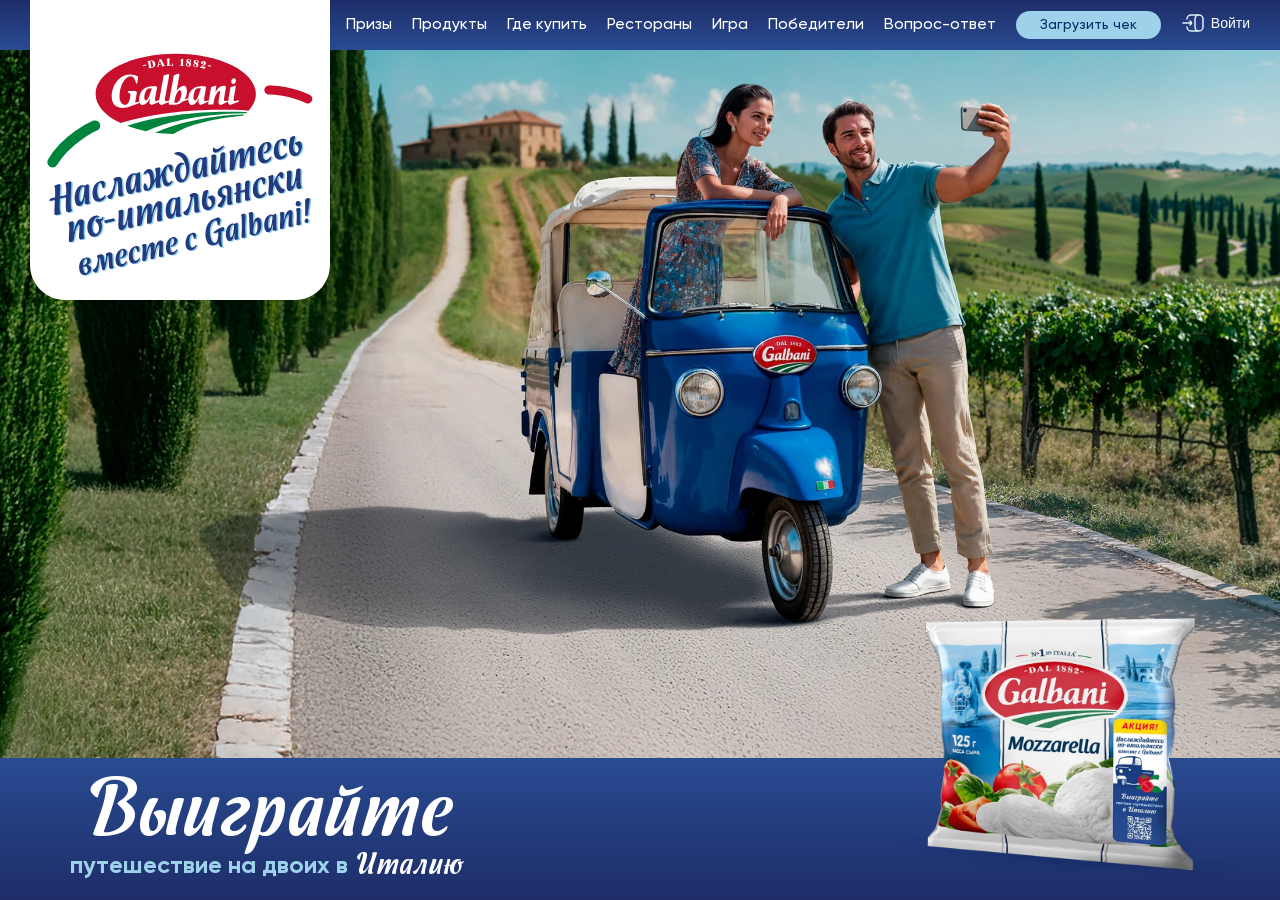
<file: index.html>
<!doctype html>
<html lang="ru">
  <head>
    <meta charset="UTF-8" />
    <meta name="viewport" content="width=device-width, initial-scale=1.0" />
    <meta http-equiv="X-UA-Compatible" content="IE=edge" />
    <meta name="theme-color" content="#1e2d68" />
    <meta name="description" content="Galbani - Выиграйте путешествие на двоих в Италию" />
    <link rel="icon" type="image/x-icon" href="./assets/img/favicon.ico" />
    <link rel="stylesheet" type="text/css" href="./assets/css/dropzone.min.css" />
    <link rel="stylesheet" type="text/css" href="./assets/css/choices.min.css" />
    <link rel="stylesheet" type="text/css" href="./assets/css/swiper-bundle.min.css" />
    <link rel="stylesheet" type="text/css" href="./assets/css/styles.min.css?v=1.1" />
    <title>Galbani - Выиграйте путешествие на двоих в Италию</title>
  </head>
  <body>
    <div class="body">
      <!--PRELOADER-->
      <div class="preloader main-preloader" data-preloader>
        <div class="preloader-center">
          <img src="./assets/img/svg/preloader.svg" alt="Galbani" />
        </div>
      </div>

      <!--HEADER-->
      <header class="header">
        <div class="logo-wrapper">
          <a href="./" class="logo">
            <img src="./assets/img/svg/logo.svg" alt="Galbani" />
          </a>
        </div>

        <nav class="navigation">
          <ul class="menu">
            <li>
              <a href="./#how-to-win" class="menu__link"><span>Как участвовать</span></a>
            </li>
            <li>
              <a href="./#prizes" class="menu__link"><span>Призы</span></a>
            </li>
            <li>
              <a href="./products.html" class="menu__link"><span>Продукты</span></a>
            </li>
            <li>
              <a href="#" class="menu__link"><span>Где купить</span></a>
            </li>
            <li>
              <a class="menu__link" data-popup-open="restoraunts"><span>Рестораны</span></a>
            </li>
            <li>
              <a href="./#game" class="menu__link"><span>Игра</span></a>
            </li>
            <li>
              <a href="./#winners" class="menu__link"><span>Победители</span></a>
            </li>
            <li>
              <a href="./#faq" class="menu__link"><span>Вопрос-ответ</span></a>
            </li>
            <li class="delete-in-tablet">
              <button class="button small light" data-popup-open="cheque"><span>Загрузить чек</span></button>
            </li>
            <li>
              <button class="profile-button" data-popup-open="auth">
                <img src="./assets/img/svg/login.svg" alt="Galbani" />
                <span>Войти</span>
              </button>
              <!-- <a href="./profile.html" class="profile-button">
                <img src="./assets/img/svg/profile.svg" alt="Galbani" />
                <span>Профиль</span>
              </a> -->
            </li>
          </ul>
        </nav>

        <button class="button small light show-in-tablet" data-popup-open="cheque"><span>Загрузить чек</span></button>

        <button class="burger">
          <span>Меню бургер</span>
        </button>
      </header>

      <main class="main">
        <!--SECTION HERO-->
        <section class="section section--hero full">
          <div class="hero-content">
            <div class="container">
              <h1 class="hero-text">
                <strong>Выиграйте</strong><br />
                <span>путешествие на&nbsp;двоих в&nbsp;<b>Италию</b></span>
              </h1>
              <img src="./assets/img/hero/mozzarella.webp" alt="mozzarella" class="hero-image" />
            </div>
          </div>
        </section>

        <!--SECTION HOW TO WIN-->
        <section class="section" id="how-to-win">
          <div class="container">
            <ul class="howToWin">
              <li>
                <div class="howToWin__image">
                  <img src="./assets/img/how-to-win/1.webp" alt="Galbani" />
                </div>
                <h3 class="howToWin__title">Покупайте</h3>
                <p class="howToWin__text">сыры Galbani</p>
              </li>
              <li>
                <div class="howToWin__image">
                  <img src="./assets/img/how-to-win/2.webp" alt="Galbani" />
                </div>
                <h3 class="howToWin__title">Регистрируйте чеки</h3>
                <p class="howToWin__text">на сайте</p>
                <button type="button" class="button" data-popup-open="cheque"><span>Зарегистрировать чек</span></button>
              </li>
              <li>
                <div class="howToWin__image">
                  <img src="./assets/img/how-to-win/3.webp" alt="Galbani" />
                </div>
                <h3 class="howToWin__title">Получайте</h3>
                <p class="howToWin__text">гарантированные подарки</p>
              </li>
              <li>
                <div class="howToWin__image">
                  <img src="./assets/img/how-to-win/4.webp" alt="Galbani" />
                </div>
                <h3 class="howToWin__title">Участвуйте</h3>
                <p class="howToWin__text">в розыгрышах и наслаждайтесь по-итальянски вместе с Galbani</p>
              </li>
            </ul>
          </div>
        </section>

        <!--SECTION ABOUT-->
        <section class="section section--about" id="about">
          <div class="container">
            <div class="about-slider" data-slider data-effect="fade" data-allow-touch-move="false" data-autoplay="15000" data-speed="1000">
              <h2 class="about-title"><span>Главный приз</span></h2>
              <div class="swiper">
                <div class="swiper-wrapper">
                  <div class="swiper-slide">
                    <h3 class="title title--80 ta--l">
                      Гастрономическое путешествие <span>Маршрут привязан к&nbsp;блюдам и&nbsp;регионам.</span>по&nbsp;Италии для двоих!
                    </h3>
                    <p class="subtitle">
                      Проведите 7 дней в&nbsp;атмосфере итальянской dolce vita: откройте для&nbsp;себя Милан, Пьемонт, Венето и&nbsp;волшебную
                      Венецию. В&nbsp;программе — экскурсии с&nbsp;русскоязычным гидом, эксклюзивные мастер‑классы, дегустации в&nbsp;семейных
                      винодельнях и&nbsp;прогулки по&nbsp;живописным местам.
                    </p>
                  </div>
                  <div class="swiper-slide">
                    <h3 class="title title--80 ta--l">Наслаждайтесь <br />по-итальянски вместе&nbsp;с&nbsp;Galbani!</h3>
                    <p class="subtitle">
                      Поездка включает авиабилеты, <br />
                      размещение в&nbsp;отелях, все&nbsp;трансферы <br />
                      по&nbsp;маршруту и&nbsp;медицинскую страховку
                    </p>
                  </div>
                </div>
              </div>
            </div>
            <div class="calendar">
              <img src="./assets/img/about/calendar.webp" alt="calendar" />
              <p>В расписании мы предусмотрим <br />специальные счастливые моменты с Galbani!</p>
            </div>
          </div>
        </section>

        <div class="sticky-background-wrapper">
          <div data-sticky-background class="sticky-background"></div>

          <!--SECTION PRIZES-->
          <section class="section section--prizes first-in-scroll-area" id="prizes">
            <div class="container">
              <h2 class="title title--80 white">Еженедельные призы</h2>
              <div class="prizes" data-slider data-slides-per-view="3,2,1" data-space-between="10,10,10">
                <div class="swiper">
                  <div class="swiper-wrapper">
                    <!--1-->
                    <div class="swiper-slide">
                      <div class="prize">
                        <div class="prize__image">
                          <img src="./assets/img/prizes/hoff.webp" alt="Galbani" width="300" />
                        </div>
                        <p class="prize__text">Сертификат Hoff <br />3&nbsp;500&nbsp;₽</p>
                      </div>
                    </div>
                    <!--2-->
                    <div class="swiper-slide">
                      <div class="prize">
                        <div class="prize__image">
                          <img src="./assets/img/prizes/mvideo.webp" alt="Galbani" width="300" />
                        </div>
                        <p class="prize__text">Сертификат М.видео <br />3&nbsp;500&nbsp;₽</p>
                      </div>
                    </div>
                    <!--3-->
                    <div class="swiper-slide">
                      <div class="prize">
                        <div class="prize__image">
                          <img src="./assets/img/prizes/okko.webp" alt="Galbani" width="300" />
                        </div>
                        <p class="prize__text">Сертификат на&nbsp;онлайн <br />кинотеатр 2&nbsp;000&nbsp;₽</p>
                      </div>
                    </div>
                    <!--4-->
                    <div class="swiper-slide">
                      <div class="prize">
                        <div class="prize__image">
                          <img src="./assets/img/prizes/shopper-bag.webp" alt="Galbani" width="300" />
                        </div>
                        <p class="prize__text">Летняя сумка-шоппер</p>
                      </div>
                    </div>
                    <!--5-->
                    <div class="swiper-slide">
                      <div class="prize">
                        <div class="prize__image">
                          <img src="./assets/img/prizes/plates.webp" alt="Galbani" width="300" />
                        </div>
                        <p class="prize__text">Набор брендированных <br />тарелок</p>
                      </div>
                    </div>
                    <!--6-->
                    <div class="swiper-slide">
                      <div class="prize">
                        <div class="prize__image">
                          <img src="./assets/img/prizes/fartuh.webp" alt="Galbani" width="300" />
                        </div>
                        <p class="prize__text">Брендированный фартук</p>
                      </div>
                    </div>
                    <!--7-->
                    <div class="swiper-slide">
                      <div class="prize">
                        <div class="prize__image">
                          <img src="./assets/img/prizes/pled.webp" alt="Galbani" width="300" />
                        </div>
                        <p class="prize__text">Плед для&nbsp;пикника</p>
                      </div>
                    </div>
                  </div>
                  <button class="arrow" data-arrow-prev></button>
                  <button class="arrow" data-arrow-next></button>
                </div>
              </div>
            </div>
          </section>

          <!--SECTION PRIZES-->
          <section class="section section--prizes" id="prizes-garanty">
            <div class="container">
              <h2 class="title title--80 white">Гарантированные призы</h2>
              <div class="prizes prizes--mini" data-slider data-slides-per-view="2,2,1" data-space-between="10,10,10">
                <div class="swiper">
                  <div class="swiper-wrapper">
                    <!--1-->
                    <div class="swiper-slide">
                      <div class="prize">
                        <div class="prize__image">
                          <img src="./assets/img/prizes/phone.webp" alt="Galbani" width="300" />
                        </div>
                        <p class="prize__text">100&nbsp;₽ на&nbsp;телефон</p>
                      </div>
                    </div>
                    <!--2-->
                    <div class="swiper-slide">
                      <div class="prize">
                        <div class="prize__image">
                          <img src="./assets/img/prizes/yandex-afisha.webp" alt="Galbani" width="300" />
                        </div>
                        <p class="prize__text">Сертификат Яндекс Афиша <br />на&nbsp;100&nbsp;₽</p>
                      </div>
                    </div>
                    <!--3-->
                    <!-- <div class="swiper-slide">
                      <div class="prize">
                        <div class="prize__image">
                          <img src="./assets/img/prizes/yandex-market.webp" alt="Galbani" width="300" />
                        </div>
                        <p class="prize__text">Сертфиикат Яндекс Маркет <br />на&nbsp;100&nbsp;₽</p>
                      </div>
                    </div> -->
                  </div>
                  <button class="arrow" data-arrow-prev></button>
                  <button class="arrow" data-arrow-next></button>
                </div>
              </div>
              <p class="subtitle">Можно выбрать любые и&nbsp;получить до&nbsp;5&nbsp;гарантированных призов</p>
              <button type="button" class="button big" data-popup-open="cheque"><span>Зарегистрировать чек</span></button>
            </div>
          </section>

          <!--SECTION GAME-->
          <section class="section section--game" id="game">
            <video class="sea" src="./assets/video/sea.mp4" autoplay loop muted playsinline></video>

            <div class="container">
              <h2 class="title title--80 ta--l">Интерактивный пазл</h2>
              <p class="subtitle">Поможет научиться наслаждаться по-итальянски вместе со&nbsp;всей Италией!</p>
              <img src="./assets/img/game/italy-full.webp" alt="Galbani" class="italy-full-image" width="565" />
              <div class="game-prize-info">
                <img src="./assets/img/game/plate.webp" alt="Galbani" width="150" />
                <div class="info">
                  <p>выиграйте специальный приз — брендированную разделочную доску</p>
                  <a href="./game.html" class="button big light"><span>Сыграть в игру</span></a>
                </div>
              </div>
            </div>
          </section>

          <!--SECTION WINNERS-->
          <section class="section" id="winners">
            <div class="container">
              <h2 class="title title--80 blue">Победители</h2>
              <div class="winners">
                <!--filters-->
                <div class="winners-filters">
                  <script>
                    const onSearchFormSubmit = e => {
                      e.preventDefault();
                      alert('Поиск по телефону');
                      e.target.reset();
                    };
                  </script>

                  <form action="#">
                    <select data-select name="weeks">
                      <option value="all">Все розыгрыши</option>
                      <option value="16.05.2026 - 23.06.2026">16.05.2026 - 23.06.2026</option>
                      <option value="16.05.2026 - 23.06.2026">17.05.2026 - 24.06.2026</option>
                      <option value="16.05.2026 - 23.06.2026">19.05.2026 - 26.06.2026</option>
                    </select>
                  </form>

                  <form action="#" class="form" novalidate onsubmit="onSearchFormSubmit(event)">
                    <label class="label">
                      <input type="tel" name="search" class="input" placeholder="Поиск по телефону" required />
                    </label>
                    <button type="submit" class="search-submit">Поиск</button>
                  </form>
                </div>

                <!--table-->
                <table class="table">
                  <thead>
                    <tr>
                      <th>Дата<span> розыгрыша</span></th>
                      <th>Имя<span> участника</span></th>
                      <th>Email</th>
                      <th><span>Наименование</span> приз<span>а</span></th>
                    </tr>
                  </thead>
                  <tbody>
                    <tr>
                      <td>26.09.2025</td>
                      <td>Маргарита</td>
                      <td>a***12@mail.ru</td>
                      <td>Сертификат Левел Тревел на 10&nbsp;000 рублей</td>
                    </tr>
                    <tr>
                      <td>26.09.2025</td>
                      <td>Аркадий</td>
                      <td>a***12@mail.ru</td>
                      <td>Набор кухонных принадлежностей для&nbsp;гриля</td>
                    </tr>
                    <tr>
                      <td>26.09.2025</td>
                      <td>Пантелеймон</td>
                      <td>a***12@mail.ru</td>
                      <td>ХХХХХХХХХ</td>
                    </tr>
                    <tr>
                      <td>26.09.2025</td>
                      <td>Иван</td>
                      <td>a***12@mail.ru</td>
                      <td>ХХХХХХХХХ</td>
                    </tr>
                    <tr>
                      <td>26.09.2025</td>
                      <td>Иван</td>
                      <td>a***12@mail.ru</td>
                      <td>ХХХХХХХХХ</td>
                    </tr>
                    <tr>
                      <td>26.09.2025</td>
                      <td>Иван</td>
                      <td>a***12@mail.ru</td>
                      <td>ХХХХХХХХХ</td>
                    </tr>
                    <tr>
                      <td>26.09.2025</td>
                      <td>Иван</td>
                      <td>a***12@mail.ru</td>
                      <td>ХХХХХХХХХ</td>
                    </tr>
                    <tr>
                      <td>26.09.2025</td>
                      <td>Иван</td>
                      <td>a***12@mail.ru</td>
                      <td>ХХХХХХХХХ</td>
                    </tr>
                  </tbody>
                </table>

                <!--pagination-->
                <ul class="pagination">
                  <li>
                    <button href="#" class="pagination-btn prev" disabled>
                      <img src="./assets/img/svg/prev.svg" alt="" />
                    </button>
                  </li>
                  <li><a href="#" class="pagination-btn active">1</a></li>
                  <li><a href="#" class="pagination-btn">2</a></li>
                  <li><a href="#" class="pagination-btn">3</a></li>
                  <li><a href="#" class="pagination-btn">4</a></li>
                  <li><a href="#" class="pagination-btn">5</a></li>
                  <li><a href="#" class="pagination-btn">6</a></li>
                  <li>
                    <button class="pagination-btn next">
                      <img src="./assets/img/svg/next.svg" alt="" />
                    </button>
                  </li>
                </ul>
              </div>
            </div>
          </section>

          <!--SECTION FAQ-->
          <section class="section section--faq" id="faq">
            <div class="container">
              <h2 class="title title--80 white">Вопрос-ответ</h2>

              <div class="faq">
                <div class="faq__list">
                  <div data-accordeon>
                    <div class="question" data-accordeon-header><p>В каких городах проводится акция?</p></div>
                    <div data-accordeon-body>
                      <div class="answer">
                        <p>
                          Ознакомиться со&nbsp;списком товаров, покупка которых учитывается в&nbsp;акции, можно <br />на странице
                          <a href="./products.html">"Продукты, участвующие в&nbsp;акции"</a>.
                        </p>
                      </div>
                    </div>
                  </div>
                  <div data-accordeon>
                    <div class="question" data-accordeon-header><p>Как определяются победители розыгрышей?</p></div>
                    <div data-accordeon-body>
                      <div class="answer">
                        <p>
                          Lorem, ipsum dolor sit amet consectetur adipisicing elit. Laudantium cumque odit facilis aliquid culpa delectus tempora
                          praesentium unde maiores corporis animi placeat quos obcaecati officiis, architecto quasi omnis tempore est.
                        </p>
                        <p>
                          Lorem, ipsum dolor sit amet consectetur adipisicing elit. Laudantium cumque odit facilis aliquid culpa delectus tempora
                          praesentium unde maiores corporis animi placeat quos obcaecati officiis, architecto quasi omnis tempore est.
                        </p>
                        <p>
                          Lorem, ipsum dolor sit amet consectetur adipisicing elit. Laudantium cumque odit facilis aliquid culpa delectus tempora
                          praesentium unde maiores corporis animi placeat quos obcaecati officiis, architecto quasi omnis tempore est.
                        </p>
                        <ul>
                          <li><p>Lorem, ipsum dolor sit amet consectetur</p></li>
                          <li>
                            <p>
                              Ipsum dolor sit amet consectetur Lorem, ipsum dolor sit amet consectetur adipisicing elit. Laudantium cumque odit
                              facilis aliquid culpa delectus tempora praesentium unde maiores corporis animi placeat quos obcaecati officiis
                            </p>
                          </li>
                          <li><p>Amet consectetur</p></li>
                        </ul>
                        <p>
                          Lorem, ipsum dolor sit amet consectetur adipisicing elit. Laudantium cumque odit facilis aliquid culpa delectus tempora
                          praesentium unde maiores corporis animi placeat quos obcaecati officiis, architecto quasi omnis tempore est.
                        </p>
                        <h2>Some title</h2>
                        <p>Lorem, ipsum dolor sit amet consectetur tempore est.</p>
                        <p>
                          Lorem, ipsum dolor sit amet consectetur adipisicing elit. Laudantium cumque odit facilis aliquid culpa delectus tempora
                          praesentium unde maiores corporis animi placeat quos obcaecati officiis, architecto quasi omnis tempore est.
                        </p>
                      </div>
                    </div>
                  </div>
                  <div data-accordeon>
                    <div class="question" data-accordeon-header><p>Какие сроки проведения акции?</p></div>
                    <div data-accordeon-body>
                      <div class="answer">
                        <p>????????</p>
                      </div>
                    </div>
                  </div>
                  <div data-accordeon>
                    <div class="question" data-accordeon-header><p>Какие призы я могу выиграть?</p></div>
                    <div data-accordeon-body>
                      <div class="answer">
                        <p>????????</p>
                      </div>
                    </div>
                  </div>
                  <div data-accordeon>
                    <div class="question" data-accordeon-header><p>За что можно получить приз?</p></div>
                    <div data-accordeon-body>
                      <div class="answer">
                        <p>????????</p>
                      </div>
                    </div>
                  </div>
                  <div data-accordeon>
                    <div class="question" data-accordeon-header><p>Как я смогу получить призы?</p></div>
                    <div data-accordeon-body>
                      <div class="answer">
                        <p>????????</p>
                      </div>
                    </div>
                  </div>
                  <div data-accordeon>
                    <div class="question" data-accordeon-header><p>Где я смогу получить призы?</p></div>
                    <div data-accordeon-body>
                      <div class="answer">
                        <p>????????</p>
                      </div>
                    </div>
                  </div>
                </div>

                <div class="faq__sidebar">
                  <h2 class="title title--32 white">Остались вопросы?</h2>
                  <p>Напишите нам через форму обратной связи</p>
                  <script>
                    function onFaqFormSubmit(e) {
                      e.preventDefault();
                      alert('Отправка формы FAQ');
                    }
                  </script>
                  <form action="#" class="form form--callback" novalidate onsubmit="onFaqFormSubmit(event)">
                    <label class="label">
                      <input type="text" name="name" class="input" required placeholder="&nbsp;" />
                      <p class="placeholder">Имя</p>
                    </label>
                    <label class="label">
                      <input type="email" name="email" class="input" required placeholder="&nbsp;" />
                      <p class="placeholder">Email</p>
                    </label>
                    <label class="label">
                      <textarea name="message" class="input textarea" required placeholder="Текст сообщения"></textarea>
                      <!-- <p class="placeholder">Текст сообщения</p> -->
                    </label>

                    <fieldset>
                      <label class="label">
                        <input type="checkbox" name="confirmation" class="checkbox" required />
                        <p class="label__text">
                          <span>Я соглашаюсь с&nbsp;<a href="#">Политикой&nbsp;конфиденциальности</a></span>
                        </p>
                      </label>
                      <label class="label">
                        <input class="checkbox" required type="checkbox" name="confirmation2" />
                        <p class="label__text">
                          <span>Я соглашаюсь с <a href="#">Политикой в&nbsp;отношении обработки персональных данных</a></span>
                        </p>
                      </label>
                    </fieldset>

                    <button type="submit" class="button red full"><span>Задать вопрос</span></button>
                  </form>
                </div>
              </div>
            </div>
          </section>
        </div>
      </main>

      <!--FOOTER-->
      <footer class="footer">
        <div class="container">
          <p class="copy">&copy; 2026 Galbani</p>

          <menu class="footer-menu">
            <li><a href="#">Правила акции</a></li>
            <li><a href="#">Политика конфиденциальности</a></li>
            <li><a href="#" data-popup-open="callback">Обратная связь</a></li>
          </menu>

          <p class="footer-text">
            Сроки проведения акции с&nbsp;10&nbsp;августа&nbsp;по&nbsp;10&nbsp;октября&nbsp;2026г. <br />
            <span>*не включая срок выдачи призов</span>
          </p>
        </div>
      </footer>
    </div>

    <!--POPUPS-->
    <div class="backdrop" data-backdrop>
      <div class="popup" data-popup>
        <!--AUTH POPUP-->
        <div class="popup-content dark" id="auth">
          <button class="popup-close" data-popup-close></button>
          <h2 class="title title--40 white">Вход</h2>
          <script>
            function onLoginSubmit(e) {
              e.preventDefault();
              window.location.href = './profile.html';
            }
          </script>
          <form action="#" class="form form--callback" novalidate onsubmit="onLoginSubmit(event)">
            <label class="label">
              <span class="label__text">Телефон</span>
              <input type="tel" name="phone" class="input" required placeholder="+7 ___ ___-__-__" />
            </label>
            <fieldset>
              <label class="label">
                <input type="checkbox" name="remember-me" class="checkbox" />
                <p class="label__text">
                  <span>Запомнить меня</span>
                </p>
              </label>
            </fieldset>
            <button type="submit" class="button red full"><span>Войти</span></button>
          </form>

          <div class="buttons">
            <p class="popup-subtitle white">Еще не зарегистрированы?</p>
            <a class="popup-link white" data-popup-open="registration">Зарегистрироваться</a>
          </div>
        </div>

        <!--REGISTRATION POPUP-->
        <div class="popup-content dark" id="registration">
          <button class="popup-close" data-popup-close></button>
          <h2 class="title title--40 white">Регистрация</h2>
          <script>
            function onLoginSubmit(e) {
              e.preventDefault();
              window.location.href = './profile.html';
            }
          </script>
          <form action="#" class="form form--callback" novalidate onsubmit="onLoginSubmit(event)">
            <label class="label">
              <span class="label__text">Имя</span>
              <input type="text" name="name" class="input" required placeholder="&nbsp;" />
            </label>
            <label class="label">
              <span class="label__text">E-mail</span>
              <input type="email" name="email" class="input" required placeholder="&nbsp;" />
            </label>
            <label class="label">
              <span class="label__text">Телефон</span>
              <input type="tel" name="phone" class="input" required placeholder="+7 ___ ___-__-__" />
            </label>
            <p class="popup-subtitle white ta--l small">
              На твой номер телефона поступит звонок с&nbsp;голосовым сообщением кода для&nbsp;подтверждения регистрации.
            </p>
            <fieldset>
              <label class="label">
                <input type="checkbox" name="confirmation" class="checkbox" required />
                <p class="label__text">
                  <span>Я соглашаюсь с&nbsp;<a href="#">Политикой&nbsp;конфиденциальности</a></span>
                </p>
              </label>
              <label class="label">
                <input class="checkbox" required type="checkbox" name="confirmation2" />
                <p class="label__text">
                  <span>Я соглашаюсь с <a href="#">Политикой в&nbsp;отношении обработки персональных данных</a></span>
                </p>
              </label>
            </fieldset>
            <button type="submit" class="button red full"><span>Зарегистрироваться</span></button>
          </form>

          <div class="buttons">
            <p class="popup-subtitle white full">Уже есть аккаунт?</p>
            <a class="popup-link white" data-popup-open="auth">Авторизоваться</a>
          </div>
        </div>

        <!--CHEQUE POPUP-->
        <div class="popup-content" id="cheque">
          <button class="popup-close" data-popup-close></button>
          <h2 class="title title--40 red">Регистрация чека</h2>
          <div class="buttons">
            <button type="button" class="button normal full" data-popup-open="cheque-by-camera"><span>С помощью камеры</span></button>
            <button type="button" class="button normal full" data-popup-open="cheque-instruction"><span>Загрузить фотографию</span></button>
            <button type="button" class="button normal full" data-popup-open="cheque-by-self"><span>Ввести вручную</span></button>
          </div>
        </div>

        <!--CHEQUE BY CAMERA POPUP-->
        <div class="popup-content" id="cheque-by-camera">
          <button class="popup-close" data-popup-close></button>
          <h2 class="title title--40 red">Регистрация чека</h2>
          <p class="popup-subtitle">Наведи камеру на&nbsp;QR-код, и&nbsp;он будет <br />автоматически отсканирован</p>

          <div class="scanner">
            <span class="scanner__error">Текст ошибки, если камера не&nbsp;поддерживается или не&nbsp;доступна на&nbsp;этом устройстве</span>
          </div>

          <select data-select name="cameras">
            <option value="Camera 013552">Camera 013552</option>
            <option value="Camera 013553">Camera 013553</option>
          </select>

          <div class="buttons">
            <button type="button" class="button normal full" data-popup-open="cheque-by-self"><span>Ввести данные чека вручную</span></button>
            <a class="popup-link" data-popup-open="cheque-by-photo">Загрузить фотографию чека</a>
          </div>
        </div>

        <!--CHEQUE DOWNLOAD INSRTUCTION POPUP-->
        <div class="popup-content" id="cheque-instruction">
          <button class="popup-close" data-popup-close></button>
          <h2 class="title title--40 red">Регистрация чека</h2>
          <ul class="register-check-list">
            <li>
              <img src="./assets/img/cheque-info1.webp" alt="President" />
              <span>Нажмите «Загрузить»</span>
            </li>
            <li>
              <img src="./assets/img/cheque-info2.webp" alt="President" />
              <span>Выберите фото чека</span>
            </li>
            <li>
              <img src="./assets/img/cheque-info3.webp" alt="President" />
              <span>Фото чека должно быть:</span>
              <ul>
                <li><span>чётким</span></li>
                <li><span>с полным списком продуктов</span></li>
                <li><span>на фото должен быть QR код</span></li>
              </ul>
            </li>
            <li>
              <img src="./assets/img/cheque-info4.webp" alt="President" />
              <span>Если фото окажется плохого качества, чек принят не будет</span>
            </li>
          </ul>

          <div class="example">
            <img src="./assets/img/cheque.webp" alt="President" />
            <span>Пример чека</span>
          </div>

          <div class="buttons">
            <button type="button " class="button normal full" data-popup-open="cheque-by-photo">
              <span>Загрузить</span>
            </button>
          </div>
        </div>

        <!--CHEQUE DOWNLOAD BY PHOTO POPUP-->
        <div class="popup-content" id="cheque-by-photo">
          <button class="popup-close" data-popup-close></button>
          <h2 class="title title--40 red">Регистрация чека</h2>

          <form action="#" class="dropzone" data-dropzone></form>
          <script>
            function onChequeLoadFormSubmit(e) {
              e.preventDefault();
              window.popup.open('cheque-success');
            }
          </script>
          <button type="button" class="button normal full" onClick="onChequeLoadFormSubmit(event)">
            <span>Загрузить</span>
          </button>

          <div class="buttons">
            <p class="popup-subtitle">Нет возможности сфотографировать&nbsp;чек?</p>
            <a class="popup-link" data-popup-open="cheque-by-self">Введи данные чека вручную</a>
          </div>
        </div>

        <!--CHEQUE DOWNLOAD BY SELF POPUP-->
        <div class="popup-content dark" id="cheque-by-self">
          <button class="popup-close" data-popup-close></button>
          <h2 class="title title--40 white">Ввод данных чека</h2>
          <p class="popup-subtitle white">Внимательно введи <br />данные чека в&nbsp;поля ниже</p>
          <script>
            function onChequeFormSubmit(e) {
              e.preventDefault();
              window.popup.open('cheque-success');
            }
          </script>
          <form action="#" class="form" novalidate onsubmit="onChequeFormSubmit(event)">
            <label class="label">
              <span class="label__text">ФН</span>
              <input type="text" name="fn" class="input" placeholder="ФН" required />
            </label>
            <label class="label">
              <span class="label__text">ФД</span>
              <input type="text" name="fd" class="input" placeholder="ФД" required />
            </label>
            <label class="label">
              <span class="label__text">ФП</span>
              <input type="text" name="fp" class="input" placeholder="ФП" required />
            </label>
            <label class="label">
              <span class="label__text">Дата покупки</span>
              <input type="date" name="buy-date" class="input" required />
            </label>
            <label class="label">
              <span class="label__text">Время покупки</span>
              <input type="time" name="buy-time" class="input" required />
            </label>
            <label class="label">
              <span class="label__text">Сумма покупки</span>
              <input type="text" name="amount" inputmode="decimal" class="input" placeholder="0.00" required />
            </label>
            <div class="buttons">
              <button type="submit" class="button red full"><span>Отправить</span></button>
              <p class="popup-link white" data-popup-open="cheque-by-photo">Попробовать снова загрузить фото</p>
            </div>
          </form>
        </div>

        <!--CHEQUE DOWNLOAD SUCCESS POPUP-->
        <div class="popup-content" id="cheque-success">
          <button class="popup-close" data-popup-close></button>
          <h2 class="title title--40 red">Чек зарегистрирован</h2>
          <p class="popup-subtitle">Чек на&nbsp;проверке. <br />Следи за&nbsp;его статусом <br />в&nbsp;своём личном кабинете.</p>
          <button type="button" class="button normal full" data-popup-open="cheque"><span>Загрузить еще</span></button>
        </div>

        <!--CALLBACK POPUP-->
        <div class="popup-content dark" id="callback">
          <button class="popup-close" data-popup-close></button>
          <h2 class="title title--40 white">Остались вопросы?</h2>
          <p class="popup-subtitle white">Напишите нам через <br />форму обратной связи</p>
          <script>
            function onFaqFormSubmit(e) {
              e.preventDefault();
              window.popup.open('callback-success');
            }
          </script>
          <form action="#" class="form form--callback" novalidate onsubmit="onFaqFormSubmit(event)">
            <label class="label">
              <input type="text" name="name" class="input" required placeholder="&nbsp;" />
              <p class="placeholder">Имя</p>
            </label>
            <label class="label">
              <input type="email" name="email" class="input" required placeholder="&nbsp;" />
              <p class="placeholder">Email</p>
            </label>
            <label class="label">
              <textarea name="message" class="input textarea" required placeholder="Текст сообщения"></textarea>
              <!-- <p class="placeholder">Текст сообщения</p> -->
            </label>

            <fieldset>
              <label class="label">
                <input type="checkbox" name="confirmation" class="checkbox" required />
                <p class="label__text">
                  <span>Я соглашаюсь с&nbsp;<a href="#">Политикой&nbsp;конфиденциальности</a></span>
                </p>
              </label>
              <label class="label">
                <input class="checkbox" required type="checkbox" name="confirmation2" />
                <p class="label__text">
                  <span>Я соглашаюсь с <a href="#">Политикой в&nbsp;отношении обработки персональных данных</a></span>
                </p>
              </label>
            </fieldset>

            <button type="submit" class="button red full"><span>Задать вопрос</span></button>
          </form>
        </div>

        <!--CALLBACK-SUCCESS POPUP-->
        <div class="popup-content" id="callback-success">
          <button class="popup-close" data-popup-close></button>
          <h2 class="title title--40 red">Заявка отправлена</h2>
          <p class="popup-subtitle">Наш менеджер свяжется <br />с вами в ближайшее время</p>
          <br />
          <button type="button" class="button normal full" data-popup-close><span>Закрыть</span></button>
        </div>

        <!--RESTORAUNTS POPUP-->
        <div class="popup-content" id="restoraunts">
          <button class="popup-close" data-popup-close></button>
          <h2 class="title title--40 red">Рестораны</h2>
          <a href="./Bocconcino" type="button" class="button normal full"><span>Ресторан Bocconcino</span></a>
          <a href="./Mushrooms" type="button" class="button normal full"><span>Ресторан Mushrooms</span></a>
        </div>
      </div>
    </div>

    <script src="./assets/js/plugins/dropzone.min.js"></script>
    <script src="./assets/js/plugins/iMask.js"></script>
    <script src="./assets/js/plugins/choices.min.js"></script>
    <script src="./assets/js/plugins/swiper-bundle.min.js"></script>
    <script src="./assets/js/scripts.js" type="module" defer></script>
  </body>
</html>
</file>
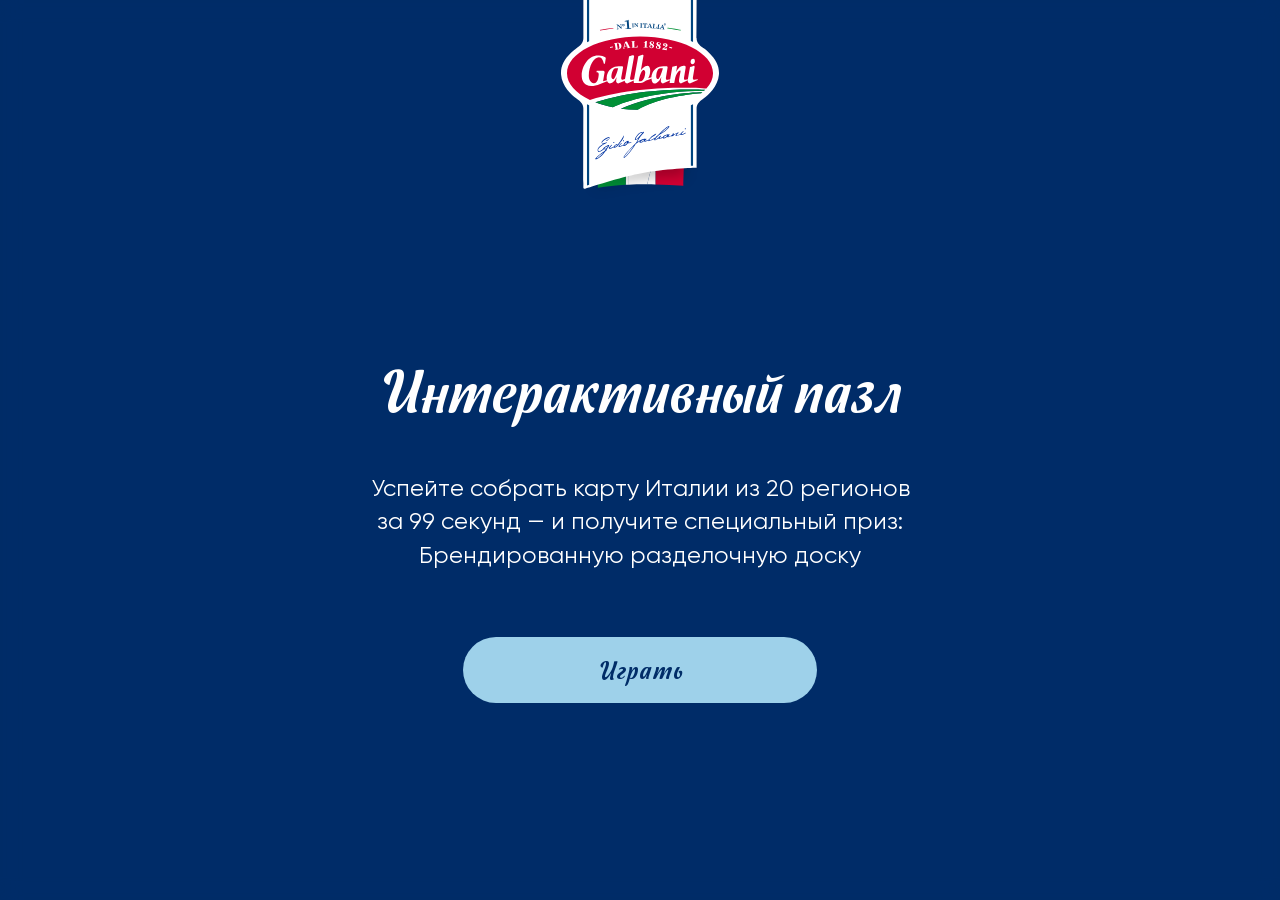
<file: game.html>
<!doctype html>
<html lang="ru">
  <head>
    <meta charset="UTF-8" />
    <meta name="viewport" content="width=device-width, initial-scale=1.0" />
    <meta http-equiv="X-UA-Compatible" content="IE=edge" />
    <meta name="theme-color" content="#1e2d68" />
    <meta name="description" content="Galbani - Интерактивный пазл" />
    <link rel="icon" type="image/x-icon" href="./assets/img/favicon.ico" />
    <link rel="stylesheet" type="text/css" href="./assets/css/styles.min.css?v=1.1" />
    <title>Galbani - Интерактивный пазл</title>
  </head>
  <body>
    <!--PRELOADER-->
    <div class="preloader" data-preloader>
      <div class="preloader-center">
        <img src="./assets/img/svg/preloader.svg" alt="Galbani" />
      </div>
    </div>

    <div class="body locked">
      <main class="main">
        <section class="section section--game no-padding">
          <video class="sea" src="./assets/video/sea.mp4" autoplay loop muted playsinline></video>

          <button type="button" class="go-back" data-popup-open="go-back"><span>Назад</span></button>
          <div class="game-timer"><span>99</span></div>
          <p class="game-bottom-text">Выбери регион, узнай рецепт</p>

          <div class="game-wrapper"></div>
        </section>
      </main>
    </div>

    <!--POPUPS-->
    <div class="backdrop backdrop--game" data-backdrop>
      <div class="popup popup--game" data-popup>
        <!--GAME INTRO POPUP-->
        <div class="popup-content popup-game" id="game-intro">
          <div class="popup-game-logo">
            <img src="./assets/img/svg/logo.svg" alt="Galbani" />
          </div>
          <div class="popup-game-text">
            <h2 class="title title--80 white">Интерактивный пазл</h2>
            <p class="subtitle">
              Успейте собрать карту Италии из&nbsp;20 регионов за&nbsp;99 секунд — и&nbsp;получите специальный приз: Брендированную разделочную доску
            </p>
            <button type="button" class="button big light" data-popup-close data-game-open><span>Играть</span></button>
          </div>
        </div>

        <!--GAME WIN POPUP-->
        <div class="popup-content popup-game" id="game-win">
          <div class="popup-game-logo">
            <img src="./assets/img/svg/logo.svg" alt="Galbani" />
          </div>
          <div class="popup-game-text">
            <h2 class="title title--80 white">Поздравляем с&nbsp;победой!</h2>
            <p class="subtitle">
              Вы собрали все 20&nbsp;регионов Италии за&nbsp;99 секунд и&nbsp;выиграли брендированную разделочную доску. <b>Buon appetito!</b>
            </p>
            <button type="button" class="button big light" data-popup-close><span>Закрыть</span></button>
          </div>
        </div>

        <!--GO BACK POPUP-->
        <div class="popup-content popup-game" id="go-back">
          <div class="popup-game-text">
            <h2 class="title title--80 white">Вы уверены, что хотите <br />закончить игру?</h2>
            <div class="buttons">
              <a href="./#game" class="button big glass"><span>Закончить</span></a>
              <button type="button" class="button big light" data-popup-close><span>Продолжить</span></button>
            </div>
          </div>
        </div>

        <!--RECIPE POPUP-->
        <div class="popup-content recipe" id="recipe">
          <button class="popup-close" data-popup-close></button>
          <div class="recipe-content" data-recipe-content></div>
        </div>
      </div>
    </div>

    <script src="./assets/js/scripts.js" type="module" defer></script>
    <script>
      document.addEventListener('DOMContentLoaded', () => {
        window.popup.open('game-intro');
      });
    </script>
  </body>
</html>
</file>
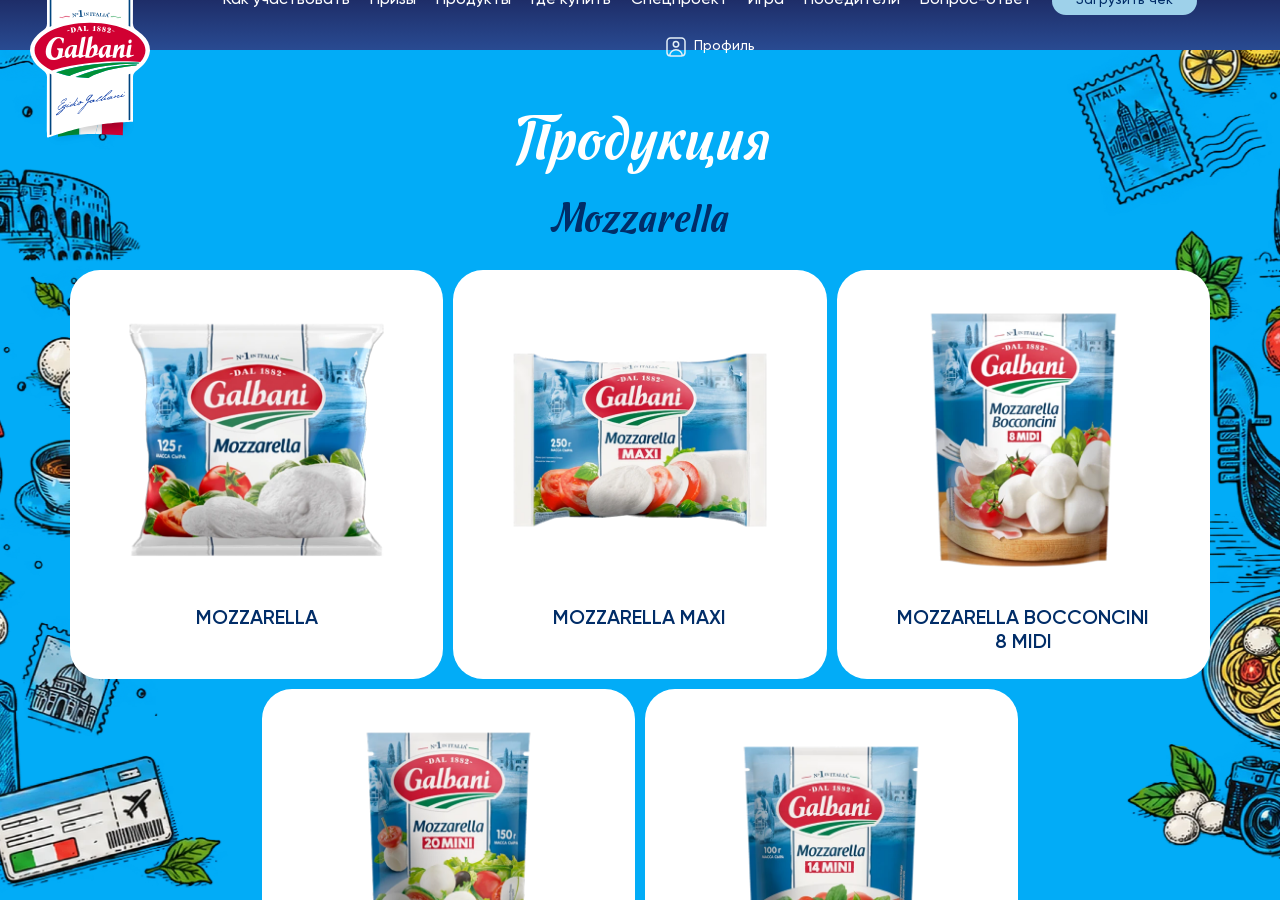
<file: products.html>
<!doctype html>
<html lang="ru">
  <head>
    <meta charset="UTF-8" />
    <meta name="viewport" content="width=device-width, initial-scale=1.0" />
    <meta http-equiv="X-UA-Compatible" content="IE=edge" />
    <meta name="theme-color" content="#1e2d68" />
    <meta name="description" content="Galbani - Продукция" />
    <link rel="icon" type="image/x-icon" href="./assets/img/favicon.ico" />
    <link rel="stylesheet" type="text/css" href="./assets/css/choices.min.css" />
    <link rel="stylesheet" type="text/css" href="./assets/css/swiper-bundle.min.css" />
    <link rel="stylesheet" type="text/css" href="./assets/css/dropzone.min.css" />
    <link rel="stylesheet" type="text/css" href="./assets/css/styles.min.css?v=1.1" />
    <title>Galbani - Продукция</title>
  </head>
  <body>
    <div class="body">
      <!--PRELOADER-->
      <div class="preloader" data-preloader>
        <div class="preloader-center">
          <img src="./assets/img/svg/preloader.svg" alt="Galbani" />
        </div>
      </div>

      <!--HEADER-->
      <header class="header">
        <div class="logo-wrapper">
          <a href="./" class="logo">
            <img src="./assets/img/svg/logo.svg" alt="Galbani" />
          </a>
        </div>

        <nav class="navigation">
          <ul class="menu">
            <li>
              <a href="./#how-to-win" class="menu__link"><span>Как участвовать</span></a>
            </li>
            <li>
              <a href="./#prizes" class="menu__link"><span>Призы</span></a>
            </li>
            <li>
              <a href="./products.html" class="menu__link"><span>Продукты</span></a>
            </li>
            <li>
              <a href="#" class="menu__link"><span>Где купить</span></a>
            </li>
            <li>
              <a href="#" class="menu__link"><span>Спецпроект</span></a>
            </li>
            <li>
              <a href="./#game" class="menu__link"><span>Игра</span></a>
            </li>
            <li>
              <a href="./#winners" class="menu__link"><span>Победители</span></a>
            </li>
            <li>
              <a href="./#faq" class="menu__link"><span>Вопрос-ответ</span></a>
            </li>
            <li class="delete-in-tablet">
              <button class="button small light" data-popup-open="cheque"><span>Загрузить чек</span></button>
            </li>
            <li>
              <!-- <button class="profile-button" data-popup-open="auth">
                <img src="./assets/img/svg/login.svg" alt="Galbani" />
                <span>Войти</span>
              </button> -->
              <a href="./profile.html" class="profile-button">
                <img src="./assets/img/svg/profile.svg" alt="Galbani" />
                <span>Профиль</span>
              </a>
            </li>
          </ul>
        </nav>

        <button class="button small light show-in-tablet" data-popup-open="cheque"><span>Загрузить чек</span></button>

        <button class="burger">
          <span>Меню бургер</span>
        </button>
      </header>

      <main class="main">
        <div class="sticky-background-wrapper to-top">
          <div data-sticky-background class="sticky-background"></div>

          <!--SECTION PRODUCTS-->
          <section class="section section--products first-in-scroll-area">
            <div class="container">
              <h1 class="title title--80 white">Продукция</h1>
              <h2 class="title title--60 blue">Mozzarella</h2>

              <ul class="products">
                <li>
                  <article class="product">
                    <div class="product-image">
                      <img src="./assets/img/products/1.webp" alt="Galbani" />
                    </div>
                    <p class="product-text">MOZZARELLA</p>
                  </article>
                </li>

                <li>
                  <article class="product">
                    <div class="product-image">
                      <img src="./assets/img/products/2.webp" alt="Galbani" />
                    </div>
                    <p class="product-text">MOZZARELLA MAXI</p>
                  </article>
                </li>

                <li>
                  <article class="product">
                    <div class="product-image">
                      <img src="./assets/img/products/3.webp" alt="Galbani" />
                    </div>
                    <p class="product-text">MOZZARELLA BOCCONCINI <br />8&nbsp;MIDI</p>
                  </article>
                </li>

                <li>
                  <article class="product">
                    <div class="product-image">
                      <img src="./assets/img/products/4.webp" alt="Galbani" />
                    </div>
                    <p class="product-text">MOZZARELLA 20 MINI</p>
                  </article>
                </li>

                <li>
                  <article class="product">
                    <div class="product-image">
                      <img src="./assets/img/products/5.webp" alt="Galbani" />
                    </div>
                    <p class="product-text">MOZZARELLA 14 MINI</p>
                  </article>
                </li>
              </ul>
            </div>
          </section>
        </div>
      </main>

      <!--FOOTER-->
      <footer class="footer">
        <div class="container">
          <p class="copy">&copy; 2026 Galbani</p>

          <menu class="footer-menu">
            <li><a href="#">Правила акции</a></li>
            <li><a href="#">Политика конфиденциальности</a></li>
            <li><a href="#" data-popup-open="callback">Обратная связь</a></li>
          </menu>

          <p class="footer-text">
            Сроки проведения акции с&nbsp;10&nbsp;августа&nbsp;по&nbsp;10&nbsp;октября&nbsp;2026г. <br />
            <span>*не включая срок выдачи призов</span>
          </p>
        </div>
      </footer>
    </div>

    <!--POPUPS-->
    <div class="backdrop" data-backdrop>
      <div class="popup" data-popup>
        <!--AUTH POPUP-->
        <div class="popup-content dark" id="auth">
          <button class="popup-close" data-popup-close></button>
          <h2 class="title title--40 white">Вход</h2>
          <script>
            function onLoginSubmit(e) {
              e.preventDefault();
              window.location.href = './profile.html';
            }
          </script>
          <form action="#" class="form form--callback" novalidate onsubmit="onLoginSubmit(event)">
            <label class="label">
              <span class="label__text">Телефон</span>
              <input type="tel" name="phone" class="input" required placeholder="+7 ___ ___-__-__" />
            </label>
            <fieldset>
              <label class="label">
                <input type="checkbox" name="remember-me" class="checkbox" />
                <p class="label__text">
                  <span>Запомнить меня</span>
                </p>
              </label>
            </fieldset>
            <button type="submit" class="button red full"><span>Войти</span></button>
          </form>

          <div class="buttons">
            <p class="popup-subtitle white">Еще не зарегистрированы?</p>
            <a class="popup-link white" data-popup-open="registration">Зарегистрироваться</a>
          </div>
        </div>

        <!--REGISTRATION POPUP-->
        <div class="popup-content dark" id="registration">
          <button class="popup-close" data-popup-close></button>
          <h2 class="title title--40 white">Регистрация</h2>
          <script>
            function onLoginSubmit(e) {
              e.preventDefault();
              window.location.href = './profile.html';
            }
          </script>
          <form action="#" class="form form--callback" novalidate onsubmit="onLoginSubmit(event)">
            <label class="label">
              <span class="label__text">Имя</span>
              <input type="text" name="name" class="input" required placeholder="&nbsp;" />
            </label>
            <label class="label">
              <span class="label__text">E-mail</span>
              <input type="email" name="email" class="input" required placeholder="&nbsp;" />
            </label>
            <label class="label">
              <span class="label__text">Телефон</span>
              <input type="tel" name="phone" class="input" required placeholder="+7 ___ ___-__-__" />
            </label>
            <p class="popup-subtitle white ta--l small">
              На твой номер телефона поступит звонок с&nbsp;голосовым сообщением кода для&nbsp;подтверждения регистрации.
            </p>
            <fieldset>
              <label class="label">
                <input type="checkbox" name="confirmation" class="checkbox" required />
                <p class="label__text">
                  <span>Я соглашаюсь с&nbsp;<a href="#">Политикой&nbsp;конфиденциальности</a></span>
                </p>
              </label>
              <label class="label">
                <input class="checkbox" required type="checkbox" name="confirmation2" />
                <p class="label__text">
                  <span>Я соглашаюсь с <a href="#">Политикой в&nbsp;отношении обработки персональных данных</a></span>
                </p>
              </label>
            </fieldset>
            <button type="submit" class="button red full"><span>Зарегистрироваться</span></button>
          </form>

          <div class="buttons">
            <p class="popup-subtitle white full">Уже есть аккаунт?</p>
            <a class="popup-link white" data-popup-open="auth">Авторизоваться</a>
          </div>
        </div>

        <!--CHEQUE POPUP-->
        <div class="popup-content" id="cheque">
          <button class="popup-close" data-popup-close></button>
          <h2 class="title title--40 red">Регистрация чека</h2>
          <div class="buttons">
            <button type="button" class="button normal full" data-popup-open="cheque-by-camera"><span>С помощью камеры</span></button>
            <button type="button" class="button normal full" data-popup-open="cheque-instruction"><span>Загрузить фотографию</span></button>
            <button type="button" class="button normal full" data-popup-open="cheque-by-self"><span>Ввести вручную</span></button>
          </div>
        </div>

        <!--CHEQUE BY CAMERA POPUP-->
        <div class="popup-content" id="cheque-by-camera">
          <button class="popup-close" data-popup-close></button>
          <h2 class="title title--40 red">Регистрация чека</h2>
          <p class="popup-subtitle">Наведи камеру на&nbsp;QR-код, и&nbsp;он будет <br />автоматически отсканирован</p>

          <div class="scanner">
            <span class="scanner__error">Текст ошибки, если камера не&nbsp;поддерживается или не&nbsp;доступна на&nbsp;этом устройстве</span>
          </div>

          <select data-select name="cameras">
            <option value="Camera 013552">Camera 013552</option>
            <option value="Camera 013553">Camera 013553</option>
          </select>

          <div class="buttons">
            <button type="button" class="button normal full" data-popup-open="cheque-by-self"><span>Ввести данные чека вручную</span></button>
            <a class="popup-link" data-popup-open="cheque-by-photo">Загрузить фотографию чека</a>
          </div>
        </div>

        <!--CHEQUE DOWNLOAD INSRTUCTION POPUP-->
        <div class="popup-content" id="cheque-instruction">
          <button class="popup-close" data-popup-close></button>
          <h2 class="title title--40 red">Регистрация чека</h2>
          <ul class="register-check-list">
            <li>
              <img src="./assets/img/cheque-info1.webp" alt="President" />
              <span>Нажмите «Загрузить»</span>
            </li>
            <li>
              <img src="./assets/img/cheque-info2.webp" alt="President" />
              <span>Выберите фото чека</span>
            </li>
            <li>
              <img src="./assets/img/cheque-info3.webp" alt="President" />
              <span>Фото чека должно быть:</span>
              <ul>
                <li><span>чётким</span></li>
                <li><span>с полным списком продуктов</span></li>
                <li><span>на фото должен быть QR код</span></li>
              </ul>
            </li>
            <li>
              <img src="./assets/img/cheque-info4.webp" alt="President" />
              <span>Если фото окажется плохого качества, чек принят не будет</span>
            </li>
          </ul>

          <div class="example">
            <img src="./assets/img/cheque.webp" alt="President" />
            <span>Пример чека</span>
          </div>

          <div class="buttons">
            <button type="button " class="button normal full" data-popup-open="cheque-by-photo">
              <span>Загрузить</span>
            </button>
          </div>
        </div>

        <!--CHEQUE DOWNLOAD BY PHOTO POPUP-->
        <div class="popup-content" id="cheque-by-photo">
          <button class="popup-close" data-popup-close></button>
          <h2 class="title title--40 red">Регистрация чека</h2>

          <form action="#" class="dropzone" data-dropzone></form>
          <script>
            function onChequeLoadFormSubmit(e) {
              e.preventDefault();
              window.popup.open('cheque-success');
            }
          </script>
          <button type="button" class="button normal full" onClick="onChequeLoadFormSubmit(event)">
            <span>Загрузить</span>
          </button>

          <div class="buttons">
            <p class="popup-subtitle">Нет возможности сфотографировать&nbsp;чек?</p>
            <a class="popup-link" data-popup-open="cheque-by-self">Введи данные чека вручную</a>
          </div>
        </div>

        <!--CHEQUE DOWNLOAD BY SELF POPUP-->
        <div class="popup-content dark" id="cheque-by-self">
          <button class="popup-close" data-popup-close></button>
          <h2 class="title title--40 white">Ввод данных чека</h2>
          <p class="popup-subtitle white">Внимательно введи <br />данные чека в&nbsp;поля ниже</p>
          <script>
            function onChequeFormSubmit(e) {
              e.preventDefault();
              window.popup.open('cheque-success');
            }
          </script>
          <form action="#" class="form" novalidate onsubmit="onChequeFormSubmit(event)">
            <label class="label">
              <span class="label__text">ФН</span>
              <input type="text" name="fn" class="input" placeholder="ФН" required />
            </label>
            <label class="label">
              <span class="label__text">ФД</span>
              <input type="text" name="fd" class="input" placeholder="ФД" required />
            </label>
            <label class="label">
              <span class="label__text">ФП</span>
              <input type="text" name="fp" class="input" placeholder="ФП" required />
            </label>
            <label class="label">
              <span class="label__text">Дата покупки</span>
              <input type="date" name="buy-date" class="input" required />
            </label>
            <label class="label">
              <span class="label__text">Время покупки</span>
              <input type="time" name="buy-time" class="input" required />
            </label>
            <label class="label">
              <span class="label__text">Сумма покупки</span>
              <input type="text" name="amount" inputmode="decimal" class="input" placeholder="0.00" required />
            </label>
            <div class="buttons">
              <button type="submit" class="button red full"><span>Отправить</span></button>
              <p class="popup-link white" data-popup-open="cheque-by-photo">Попробовать снова загрузить фото</p>
            </div>
          </form>
        </div>

        <!--CHEQUE DOWNLOAD SUCCESS POPUP-->
        <div class="popup-content" id="cheque-success">
          <button class="popup-close" data-popup-close></button>
          <h2 class="title title--40 red">Чек зарегистрирован</h2>
          <p class="popup-subtitle">Чек на&nbsp;проверке. <br />Следи за&nbsp;его статусом <br />в&nbsp;своём личном кабинете.</p>
          <button type="button" class="button normal full" data-popup-open="cheque"><span>Загрузить еще</span></button>
        </div>

        <!--CALLBACK POPUP-->
        <div class="popup-content dark" id="callback">
          <button class="popup-close" data-popup-close></button>
          <h2 class="title title--40 white">Остались вопросы?</h2>
          <p class="popup-subtitle white">Напишите нам через <br />форму обратной связи</p>
          <script>
            function onFaqFormSubmit(e) {
              e.preventDefault();
              window.popup.open('callback-success');
            }
          </script>
          <form action="#" class="form form--callback" novalidate onsubmit="onFaqFormSubmit(event)">
            <label class="label">
              <input type="text" name="name" class="input" required placeholder="&nbsp;" />
              <p class="placeholder">Имя</p>
            </label>
            <label class="label">
              <input type="email" name="email" class="input" required placeholder="&nbsp;" />
              <p class="placeholder">Email</p>
            </label>
            <label class="label">
              <textarea name="message" class="input textarea" required placeholder="Текст сообщения"></textarea>
              <!-- <p class="placeholder">Текст сообщения</p> -->
            </label>

            <fieldset>
              <label class="label">
                <input type="checkbox" name="confirmation" class="checkbox" required />
                <p class="label__text">
                  <span>Я соглашаюсь с&nbsp;<a href="#">Политикой&nbsp;конфиденциальности</a></span>
                </p>
              </label>
              <label class="label">
                <input class="checkbox" required type="checkbox" name="confirmation2" />
                <p class="label__text">
                  <span>Я соглашаюсь с <a href="#">Политикой в&nbsp;отношении обработки персональных данных</a></span>
                </p>
              </label>
            </fieldset>

            <button type="submit" class="button red full"><span>Задать вопрос</span></button>
          </form>
        </div>

        <!--CALLBACK-SUCCESS POPUP-->
        <div class="popup-content" id="callback-success">
          <button class="popup-close" data-popup-close></button>
          <h2 class="title title--40 red">Заявка отправлена</h2>
          <p class="popup-subtitle">Наш менеджер свяжется <br />с вами в ближайшее время</p>
          <br />
          <button type="button" class="button normal full" data-popup-close><span>Закрыть</span></button>
        </div>
      </div>
    </div>

    <script src="./assets/js/plugins/iMask.js"></script>
    <script src="./assets/js/plugins/choices.min.js"></script>
    <script src="./assets/js/plugins/swiper-bundle.min.js"></script>
    <script src="./assets/js/plugins/dropzone.min.js"></script>
    <script src="./assets/js/scripts.js" type="module" defer></script>
  </body>
</html>
</file>
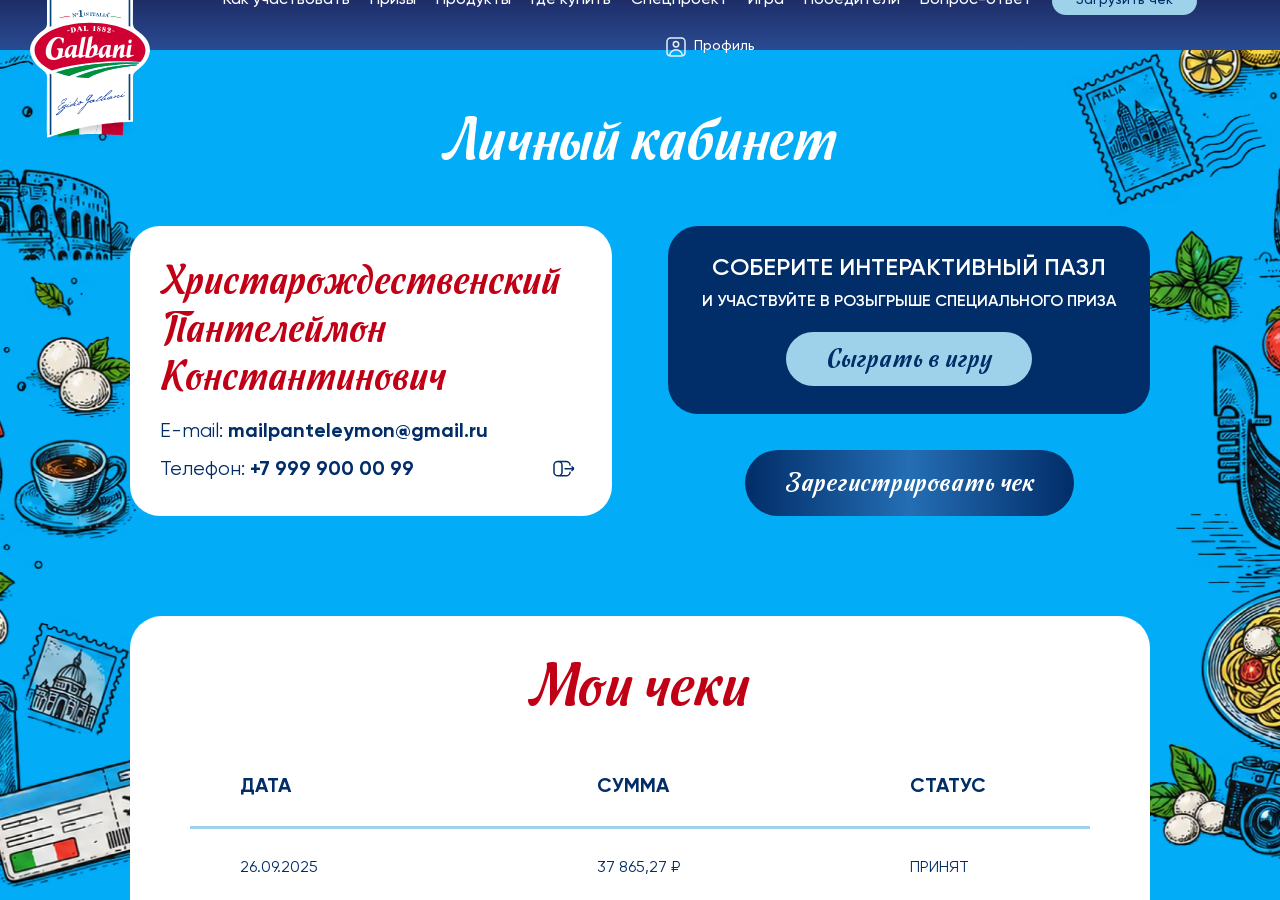
<file: profile.html>
<!doctype html>
<html lang="ru">
  <head>
    <meta charset="UTF-8" />
    <meta name="viewport" content="width=device-width, initial-scale=1.0" />
    <meta http-equiv="X-UA-Compatible" content="IE=edge" />
    <meta name="theme-color" content="#1e2d68" />
    <meta name="description" content="Galbani - Личный кабинет" />
    <link rel="icon" type="image/x-icon" href="./assets/img/favicon.ico" />
    <link rel="stylesheet" type="text/css" href="./assets/css/choices.min.css" />
    <link rel="stylesheet" type="text/css" href="./assets/css/swiper-bundle.min.css" />
    <link rel="stylesheet" type="text/css" href="./assets/css/dropzone.min.css" />
    <link rel="stylesheet" type="text/css" href="./assets/css/styles.min.css?v=1.1" />
    <title>Galbani - Личный кабинет</title>
  </head>
  <body>
    <div class="body">
      <!--PRELOADER-->
      <div class="preloader" data-preloader>
        <div class="preloader-center">
          <img src="./assets/img/svg/preloader.svg" alt="Galbani" />
        </div>
      </div>

      <!--HEADER-->
      <header class="header">
        <div class="logo-wrapper">
          <a href="./" class="logo">
            <img src="./assets/img/svg/logo.svg" alt="Galbani" />
          </a>
        </div>

        <nav class="navigation">
          <ul class="menu">
            <li>
              <a href="./#how-to-win" class="menu__link"><span>Как участвовать</span></a>
            </li>
            <li>
              <a href="./#prizes" class="menu__link"><span>Призы</span></a>
            </li>
            <li>
              <a href="./products.html" class="menu__link"><span>Продукты</span></a>
            </li>
            <li>
              <a href="#" class="menu__link"><span>Где купить</span></a>
            </li>
            <li>
              <a href="#" class="menu__link"><span>Спецпроект</span></a>
            </li>
            <li>
              <a href="./#game" class="menu__link"><span>Игра</span></a>
            </li>
            <li>
              <a href="./#winners" class="menu__link"><span>Победители</span></a>
            </li>
            <li>
              <a href="./#faq" class="menu__link"><span>Вопрос-ответ</span></a>
            </li>
            <li class="delete-in-tablet">
              <button class="button small light" data-popup-open="cheque"><span>Загрузить чек</span></button>
            </li>
            <li>
              <!-- <button class="profile-button" data-popup-open="auth">
                <img src="./assets/img/svg/login.svg" alt="Galbani" />
                <span>Войти</span>
              </button> -->
              <a href="./profile.html" class="profile-button">
                <img src="./assets/img/svg/profile.svg" alt="Galbani" />
                <span>Профиль</span>
              </a>
            </li>
          </ul>
        </nav>

        <button class="button small light show-in-tablet" data-popup-open="cheque"><span>Загрузить чек</span></button>

        <button class="burger">
          <span>Меню бургер</span>
        </button>
      </header>

      <main class="main">
        <div class="sticky-background-wrapper to-top">
          <div data-sticky-background class="sticky-background"></div>

          <!--SECTION PROFILE-->
          <section class="section section--profile first-in-scroll-area">
            <div class="container">
              <h1 class="title title--80 white">Личный кабинет</h1>

              <!--USER-->
              <div class="profile">
                <div class="profile-user">
                  <h2 class="title title--40 red ta--l">Христарождественский Пантелеймон Константинович</h2>

                  <ul>
                    <li>
                      <span>E-mail: </span>
                      <a href="mailto:mailpanteleymon@gmail.ru">mailpanteleymon@gmail.ru</a>
                    </li>
                    <li>
                      <span>Телефон: </span>
                      <a href="tel:+79999000099">+7 999 900 00 99</a>
                    </li>
                  </ul>

                  <button class="logout">
                    <img src="./assets/img/svg/logout.svg" alt="Galbani" />
                  </button>
                </div>

                <div class="profile-game">
                  <div class="profile-game-text">
                    <strong>Cоберите интерактивный пазл</strong>
                    <p>и участвуйте в розыгрыше специального приза</p>
                    <a href="./game.html" class="button medium light"><span>Сыграть в игру</span></a>
                  </div>

                  <button type="button" class="button big" data-popup-open="cheque"><span>Зарегистрировать чек</span></button>
                </div>
              </div>

              <!--MY CHEQUE-->
              <div class="profile-section">
                <h2 class="title title--80 red">Мои чеки</h2>
                <!--table-->
                <table class="my-cheque-table">
                  <thead>
                    <tr>
                      <th>Дата</th>
                      <th>Cумма</th>
                      <th>Статус</th>
                    </tr>
                  </thead>
                  <tbody>
                    <tr>
                      <td>26.09.2025</td>
                      <td>37&nbsp;865,27&nbsp;₽</td>
                      <td>Принят</td>
                    </tr>
                    <tr>
                      <td>26.09.2025</td>
                      <td>37&nbsp;865,27&nbsp;₽</td>
                      <td>на модерации</td>
                    </tr>
                    <tr>
                      <td>26.09.2025</td>
                      <td>37&nbsp;865,27&nbsp;₽</td>
                      <td>отклонен</td>
                    </tr>
                  </tbody>
                </table>
                <button type="button" class="button big" data-popup-open="cheque"><span>Зарегистрировать чек</span></button>
              </div>

              <!--MY PRIZE-->
              <div class="profile-section blue">
                <h2 class="title title--80">Мои призы</h2>

                <div class="prizes" data-slider data-slides-per-view="3,2,1" data-space-between="10,10,10">
                  <div class="swiper">
                    <div class="swiper-wrapper">
                      <!--1-->
                      <div class="swiper-slide">
                        <div class="prize">
                          <div class="prize__image">
                            <img src="./assets/img/prizes/hoff.webp" alt="Galbani" width="300" />
                          </div>
                          <p class="prize__text">Сертификат Hoff <br />3&nbsp;500&nbsp;₽</p>
                        </div>
                      </div>
                      <!--2-->
                      <div class="swiper-slide">
                        <div class="prize">
                          <div class="prize__image">
                            <img src="./assets/img/prizes/mvideo.webp" alt="Galbani" width="300" />
                          </div>
                          <p class="prize__text">Сертификат М.видео <br />3&nbsp;500&nbsp;₽</p>
                        </div>
                      </div>
                      <!--Гарантированный-->
                      <div class="swiper-slide">
                        <div class="prize choose">
                          <p class="prize__text">Выберите гарантированный&nbsp;приз</p>
                          <div class="prize__image">
                            <img src="./assets/img/prizes/phone.webp" alt="Galbani" width="300" />
                          </div>
                          <script>
                            const onPrizeSelectSubmit = e => {
                              e.preventDefault();
                              alert('Форма выбора гарантированного приза');
                            };
                          </script>
                          <form class="form swiper-no-swiping" onsubmit="onPrizeSelectSubmit(event)">
                            <select data-select name="prize">
                              <option data-image="./assets/img/prizes/phone.webp" value="100 рублей на телефон">100 рублей на&nbsp;телефон</option>
                              <option data-image="./assets/img/prizes/yandex-afisha.webp" value="Сертификат Яндекс Афиша на 100 ₽">
                                Сертификат Яндекс Афиша&nbsp;на&nbsp;100&nbsp;₽
                              </option>
                              <!-- <option data-image="./assets/img/prizes/yandex-market.webp" value="Сертфиикат Яндекс Маркет на 100 ₽">
                                Сертфиикат Яндекс Маркет&nbsp;на&nbsp;100&nbsp;₽
                              </option> -->
                            </select>
                            <button type="submit" class="button red full choose-btn"><span>Выбрать</span></button>
                          </form>
                        </div>
                      </div>
                      <!--3-->
                      <div class="swiper-slide">
                        <div class="prize">
                          <div class="prize__image">
                            <img src="./assets/img/prizes/okko.webp" alt="Galbani" width="300" />
                          </div>
                          <p class="prize__text">Сертификат на&nbsp;онлайн <br />кинотеатр 2&nbsp;000&nbsp;₽</p>
                        </div>
                      </div>
                      <!--4-->
                      <div class="swiper-slide">
                        <div class="prize">
                          <div class="prize__image">
                            <img src="./assets/img/prizes/shopper-bag.webp" alt="Galbani" width="300" />
                          </div>
                          <p class="prize__text">Летняя сумка-шоппер</p>
                        </div>
                      </div>
                      <!--5-->
                      <div class="swiper-slide">
                        <div class="prize">
                          <div class="prize__image">
                            <img src="./assets/img/prizes/plates.webp" alt="Galbani" width="300" />
                          </div>
                          <p class="prize__text">Набор брендированных <br />тарелок</p>
                        </div>
                      </div>
                      <!--6-->
                      <div class="swiper-slide">
                        <div class="prize">
                          <div class="prize__image">
                            <img src="./assets/img/prizes/fartuh.webp" alt="Galbani" width="300" />
                          </div>
                          <p class="prize__text">Брендированный фартук</p>
                        </div>
                      </div>
                      <!--7-->
                      <div class="swiper-slide">
                        <div class="prize">
                          <div class="prize__image">
                            <img src="./assets/img/prizes/pled.webp" alt="Galbani" width="300" />
                          </div>
                          <p class="prize__text">Плед для&nbsp;пикника</p>
                        </div>
                      </div>
                    </div>
                    <button class="arrow" data-arrow-prev></button>
                    <button class="arrow" data-arrow-next></button>
                    <div class="swiper-pagination" data-pagination></div>
                  </div>
                </div>
              </div>
            </div>
          </section>
        </div>
      </main>

      <!--FOOTER-->
      <footer class="footer">
        <div class="container">
          <p class="copy">&copy; 2026 Galbani</p>

          <menu class="footer-menu">
            <li><a href="#">Правила акции</a></li>
            <li><a href="#">Политика конфиденциальности</a></li>
            <li><a href="#" data-popup-open="callback">Обратная связь</a></li>
          </menu>

          <p class="footer-text">
            Сроки проведения акции с&nbsp;10&nbsp;августа&nbsp;по&nbsp;10&nbsp;октября&nbsp;2026г. <br />
            <span>*не включая срок выдачи призов</span>
          </p>
        </div>
      </footer>
    </div>

    <!--POPUPS-->
    <div class="backdrop" data-backdrop>
      <div class="popup" data-popup>
        <!--CHEQUE POPUP-->
        <div class="popup-content" id="cheque">
          <button class="popup-close" data-popup-close></button>
          <h2 class="title title--40 red">Регистрация чека</h2>
          <div class="buttons">
            <button type="button" class="button normal full" data-popup-open="cheque-by-camera"><span>С помощью камеры</span></button>
            <button type="button" class="button normal full" data-popup-open="cheque-instruction"><span>Загрузить фотографию</span></button>
            <button type="button" class="button normal full" data-popup-open="cheque-by-self"><span>Ввести вручную</span></button>
          </div>
        </div>

        <!--CHEQUE BY CAMERA POPUP-->
        <div class="popup-content" id="cheque-by-camera">
          <button class="popup-close" data-popup-close></button>
          <h2 class="title title--40 red">Регистрация чека</h2>
          <p class="popup-subtitle">Наведи камеру на&nbsp;QR-код, и&nbsp;он будет <br />автоматически отсканирован</p>

          <div class="scanner">
            <span class="scanner__error">Текст ошибки, если камера не&nbsp;поддерживается или не&nbsp;доступна на&nbsp;этом устройстве</span>
          </div>

          <select data-select name="cameras">
            <option value="Camera 013552">Camera 013552</option>
            <option value="Camera 013553">Camera 013553</option>
          </select>

          <div class="buttons">
            <button type="button" class="button normal full" data-popup-open="cheque-by-self"><span>Ввести данные чека вручную</span></button>
            <a class="popup-link" data-popup-open="cheque-by-photo">Загрузить фотографию чека</a>
          </div>
        </div>

        <!--CHEQUE DOWNLOAD INSRTUCTION POPUP-->
        <div class="popup-content" id="cheque-instruction">
          <button class="popup-close" data-popup-close></button>
          <h2 class="title title--40 red">Регистрация чека</h2>
          <ul class="register-check-list">
            <li>
              <img src="./assets/img/cheque-info1.webp" alt="President" />
              <span>Нажмите «Загрузить»</span>
            </li>
            <li>
              <img src="./assets/img/cheque-info2.webp" alt="President" />
              <span>Выберите фото чека</span>
            </li>
            <li>
              <img src="./assets/img/cheque-info3.webp" alt="President" />
              <span>Фото чека должно быть:</span>
              <ul>
                <li><span>чётким</span></li>
                <li><span>с полным списком продуктов</span></li>
                <li><span>на фото должен быть QR код</span></li>
              </ul>
            </li>
            <li>
              <img src="./assets/img/cheque-info4.webp" alt="President" />
              <span>Если фото окажется плохого качества, чек принят не будет</span>
            </li>
          </ul>

          <div class="example">
            <img src="./assets/img/cheque.webp" alt="President" />
            <span>Пример чека</span>
          </div>

          <div class="buttons">
            <button type="button " class="button normal full" data-popup-open="cheque-by-photo">
              <span>Загрузить</span>
            </button>
          </div>
        </div>

        <!--CHEQUE DOWNLOAD BY PHOTO POPUP-->
        <div class="popup-content" id="cheque-by-photo">
          <button class="popup-close" data-popup-close></button>
          <h2 class="title title--40 red">Регистрация чека</h2>

          <form action="#" class="dropzone" data-dropzone></form>
          <script>
            function onChequeLoadFormSubmit(e) {
              e.preventDefault();
              window.popup.open('cheque-success');
            }
          </script>
          <button type="button" class="button normal full" onClick="onChequeLoadFormSubmit(event)">
            <span>Загрузить</span>
          </button>

          <div class="buttons">
            <p class="popup-subtitle">Нет возможности сфотографировать&nbsp;чек?</p>
            <a class="popup-link" data-popup-open="cheque-by-self">Введи данные чека вручную</a>
          </div>
        </div>

        <!--CHEQUE DOWNLOAD BY SELF POPUP-->
        <div class="popup-content dark" id="cheque-by-self">
          <button class="popup-close" data-popup-close></button>
          <h2 class="title title--40 white">Ввод данных чека</h2>
          <p class="popup-subtitle white">Внимательно введи <br />данные чека в&nbsp;поля ниже</p>
          <script>
            function onChequeFormSubmit(e) {
              e.preventDefault();
              window.popup.open('cheque-success');
            }
          </script>
          <form action="#" class="form" novalidate onsubmit="onChequeFormSubmit(event)">
            <label class="label">
              <span class="label__text">ФН</span>
              <input type="text" name="fn" class="input" placeholder="ФН" required />
            </label>
            <label class="label">
              <span class="label__text">ФД</span>
              <input type="text" name="fd" class="input" placeholder="ФД" required />
            </label>
            <label class="label">
              <span class="label__text">ФП</span>
              <input type="text" name="fp" class="input" placeholder="ФП" required />
            </label>
            <label class="label">
              <span class="label__text">Дата покупки</span>
              <input type="date" name="buy-date" class="input" required />
            </label>
            <label class="label">
              <span class="label__text">Время покупки</span>
              <input type="time" name="buy-time" class="input" required />
            </label>
            <label class="label">
              <span class="label__text">Сумма покупки</span>
              <input type="text" name="amount" inputmode="decimal" class="input" placeholder="0.00" required />
            </label>
            <div class="buttons">
              <button type="submit" class="button red full"><span>Отправить</span></button>
              <p class="popup-link white" data-popup-open="cheque-by-photo">Попробовать снова загрузить фото</p>
            </div>
          </form>
        </div>

        <!--CHEQUE DOWNLOAD SUCCESS POPUP-->
        <div class="popup-content" id="cheque-success">
          <button class="popup-close" data-popup-close></button>
          <h2 class="title title--40 red">Чек зарегистрирован</h2>
          <p class="popup-subtitle">Чек на&nbsp;проверке. <br />Следи за&nbsp;его статусом <br />в&nbsp;своём личном кабинете.</p>
          <button type="button" class="button normal full" data-popup-open="cheque"><span>Загрузить еще</span></button>
        </div>

        <!--CALLBACK POPUP-->
        <div class="popup-content dark" id="callback">
          <button class="popup-close" data-popup-close></button>
          <h2 class="title title--40 white">Остались вопросы?</h2>
          <p class="popup-subtitle white">Напишите нам через <br />форму обратной связи</p>
          <script>
            function onFaqFormSubmit(e) {
              e.preventDefault();
              window.popup.open('callback-success');
            }
          </script>
          <form action="#" class="form form--callback" novalidate onsubmit="onFaqFormSubmit(event)">
            <label class="label">
              <input type="text" name="name" class="input" required placeholder="&nbsp;" />
              <p class="placeholder">Имя</p>
            </label>
            <label class="label">
              <input type="email" name="email" class="input" required placeholder="&nbsp;" />
              <p class="placeholder">Email</p>
            </label>
            <label class="label">
              <textarea name="message" class="input textarea" required placeholder="Текст сообщения"></textarea>
              <!-- <p class="placeholder">Текст сообщения</p> -->
            </label>

            <fieldset>
              <label class="label">
                <input type="checkbox" name="confirmation" class="checkbox" required />
                <p class="label__text">
                  <span>Я соглашаюсь с&nbsp;<a href="#">Политикой&nbsp;конфиденциальности</a></span>
                </p>
              </label>
              <label class="label">
                <input class="checkbox" required type="checkbox" name="confirmation2" />
                <p class="label__text">
                  <span>Я соглашаюсь с <a href="#">Политикой в&nbsp;отношении обработки персональных данных</a></span>
                </p>
              </label>
            </fieldset>

            <button type="submit" class="button red full"><span>Задать вопрос</span></button>
          </form>
        </div>

        <!--CALLBACK-SUCCESS POPUP-->
        <div class="popup-content" id="callback-success">
          <button class="popup-close" data-popup-close></button>
          <h2 class="title title--40 red">Заявка отправлена</h2>
          <p class="popup-subtitle">Наш менеджер свяжется <br />с вами в ближайшее время</p>
          <br />
          <button type="button" class="button normal full" data-popup-close><span>Закрыть</span></button>
        </div>
      </div>
    </div>

    <script src="./assets/js/plugins/iMask.js"></script>
    <script src="./assets/js/plugins/choices.min.js"></script>
    <script src="./assets/js/plugins/swiper-bundle.min.js"></script>
    <script src="./assets/js/plugins/dropzone.min.js"></script>
    <script src="./assets/js/scripts.js" type="module" defer></script>
  </body>
</html>
</file>
<file: assets/css/dropzone.min.css>
@-webkit-keyframes passing-through{0%{opacity:0;-webkit-transform:translateY(40px);-moz-transform:translateY(40px);-ms-transform:translateY(40px);-o-transform:translateY(40px);transform:translateY(40px)}30%, 70%{opacity:1;-webkit-transform:translateY(0px);-moz-transform:translateY(0px);-ms-transform:translateY(0px);-o-transform:translateY(0px);transform:translateY(0px)}100%{opacity:0;-webkit-transform:translateY(-40px);-moz-transform:translateY(-40px);-ms-transform:translateY(-40px);-o-transform:translateY(-40px);transform:translateY(-40px)}}@-moz-keyframes passing-through{0%{opacity:0;-webkit-transform:translateY(40px);-moz-transform:translateY(40px);-ms-transform:translateY(40px);-o-transform:translateY(40px);transform:translateY(40px)}30%, 70%{opacity:1;-webkit-transform:translateY(0px);-moz-transform:translateY(0px);-ms-transform:translateY(0px);-o-transform:translateY(0px);transform:translateY(0px)}100%{opacity:0;-webkit-transform:translateY(-40px);-moz-transform:translateY(-40px);-ms-transform:translateY(-40px);-o-transform:translateY(-40px);transform:translateY(-40px)}}@keyframes passing-through{0%{opacity:0;-webkit-transform:translateY(40px);-moz-transform:translateY(40px);-ms-transform:translateY(40px);-o-transform:translateY(40px);transform:translateY(40px)}30%, 70%{opacity:1;-webkit-transform:translateY(0px);-moz-transform:translateY(0px);-ms-transform:translateY(0px);-o-transform:translateY(0px);transform:translateY(0px)}100%{opacity:0;-webkit-transform:translateY(-40px);-moz-transform:translateY(-40px);-ms-transform:translateY(-40px);-o-transform:translateY(-40px);transform:translateY(-40px)}}@-webkit-keyframes slide-in{0%{opacity:0;-webkit-transform:translateY(40px);-moz-transform:translateY(40px);-ms-transform:translateY(40px);-o-transform:translateY(40px);transform:translateY(40px)}30%{opacity:1;-webkit-transform:translateY(0px);-moz-transform:translateY(0px);-ms-transform:translateY(0px);-o-transform:translateY(0px);transform:translateY(0px)}}@-moz-keyframes slide-in{0%{opacity:0;-webkit-transform:translateY(40px);-moz-transform:translateY(40px);-ms-transform:translateY(40px);-o-transform:translateY(40px);transform:translateY(40px)}30%{opacity:1;-webkit-transform:translateY(0px);-moz-transform:translateY(0px);-ms-transform:translateY(0px);-o-transform:translateY(0px);transform:translateY(0px)}}@keyframes slide-in{0%{opacity:0;-webkit-transform:translateY(40px);-moz-transform:translateY(40px);-ms-transform:translateY(40px);-o-transform:translateY(40px);transform:translateY(40px)}30%{opacity:1;-webkit-transform:translateY(0px);-moz-transform:translateY(0px);-ms-transform:translateY(0px);-o-transform:translateY(0px);transform:translateY(0px)}}@-webkit-keyframes pulse{0%{-webkit-transform:scale(1);-moz-transform:scale(1);-ms-transform:scale(1);-o-transform:scale(1);transform:scale(1)}10%{-webkit-transform:scale(1.1);-moz-transform:scale(1.1);-ms-transform:scale(1.1);-o-transform:scale(1.1);transform:scale(1.1)}20%{-webkit-transform:scale(1);-moz-transform:scale(1);-ms-transform:scale(1);-o-transform:scale(1);transform:scale(1)}}@-moz-keyframes pulse{0%{-webkit-transform:scale(1);-moz-transform:scale(1);-ms-transform:scale(1);-o-transform:scale(1);transform:scale(1)}10%{-webkit-transform:scale(1.1);-moz-transform:scale(1.1);-ms-transform:scale(1.1);-o-transform:scale(1.1);transform:scale(1.1)}20%{-webkit-transform:scale(1);-moz-transform:scale(1);-ms-transform:scale(1);-o-transform:scale(1);transform:scale(1)}}@keyframes pulse{0%{-webkit-transform:scale(1);-moz-transform:scale(1);-ms-transform:scale(1);-o-transform:scale(1);transform:scale(1)}10%{-webkit-transform:scale(1.1);-moz-transform:scale(1.1);-ms-transform:scale(1.1);-o-transform:scale(1.1);transform:scale(1.1)}20%{-webkit-transform:scale(1);-moz-transform:scale(1);-ms-transform:scale(1);-o-transform:scale(1);transform:scale(1)}}.dropzone,.dropzone *{box-sizing:border-box}.dropzone{min-height:150px;border:2px solid rgba(0,0,0,0.3);background:white;padding:20px 20px}.dropzone.dz-clickable{cursor:pointer}.dropzone.dz-clickable *{cursor:default}.dropzone.dz-clickable .dz-message,.dropzone.dz-clickable .dz-message *{cursor:pointer}.dropzone.dz-started .dz-message{display:none}.dropzone.dz-drag-hover{border-style:solid}.dropzone.dz-drag-hover .dz-message{opacity:0.5}.dropzone .dz-message{text-align:center;margin:2em 0}.dropzone .dz-message .dz-button{background:none;color:inherit;border:none;padding:0;font:inherit;cursor:pointer;outline:inherit}.dropzone .dz-preview{position:relative;display:inline-block;vertical-align:top;margin:16px;min-height:100px}.dropzone .dz-preview:hover{z-index:1000}.dropzone .dz-preview:hover .dz-details{opacity:1}.dropzone .dz-preview.dz-file-preview .dz-image{border-radius:20px;background:#999;background:linear-gradient(to bottom, #eee, #ddd)}.dropzone .dz-preview.dz-file-preview .dz-details{opacity:1}.dropzone .dz-preview.dz-image-preview{background:white}.dropzone .dz-preview.dz-image-preview .dz-details{-webkit-transition:opacity 0.2s linear;-moz-transition:opacity 0.2s linear;-ms-transition:opacity 0.2s linear;-o-transition:opacity 0.2s linear;transition:opacity 0.2s linear}.dropzone .dz-preview .dz-remove{font-size:14px;text-align:center;display:block;cursor:pointer;border:none}.dropzone .dz-preview .dz-remove:hover{text-decoration:underline}.dropzone .dz-preview:hover .dz-details{opacity:1}.dropzone .dz-preview .dz-details{z-index:20;position:absolute;top:0;left:0;opacity:0;font-size:13px;min-width:100%;max-width:100%;padding:2em 1em;text-align:center;color:rgba(0,0,0,0.9);line-height:150%}.dropzone .dz-preview .dz-details .dz-size{margin-bottom:1em;font-size:16px}.dropzone .dz-preview .dz-details .dz-filename{white-space:nowrap}.dropzone .dz-preview .dz-details .dz-filename:hover span{border:1px solid rgba(200,200,200,0.8);background-color:rgba(255,255,255,0.8)}.dropzone .dz-preview .dz-details .dz-filename:not(:hover){overflow:hidden;text-overflow:ellipsis}.dropzone .dz-preview .dz-details .dz-filename:not(:hover) span{border:1px solid transparent}.dropzone .dz-preview .dz-details .dz-filename span,.dropzone .dz-preview .dz-details .dz-size span{background-color:rgba(255,255,255,0.4);padding:0 0.4em;border-radius:3px}.dropzone .dz-preview:hover .dz-image img{-webkit-transform:scale(1.05, 1.05);-moz-transform:scale(1.05, 1.05);-ms-transform:scale(1.05, 1.05);-o-transform:scale(1.05, 1.05);transform:scale(1.05, 1.05);-webkit-filter:blur(8px);filter:blur(8px)}.dropzone .dz-preview .dz-image{border-radius:20px;overflow:hidden;width:120px;height:120px;position:relative;display:block;z-index:10}.dropzone .dz-preview .dz-image img{display:block}.dropzone .dz-preview.dz-success .dz-success-mark{-webkit-animation:passing-through 3s cubic-bezier(0.77, 0, 0.175, 1);-moz-animation:passing-through 3s cubic-bezier(0.77, 0, 0.175, 1);-ms-animation:passing-through 3s cubic-bezier(0.77, 0, 0.175, 1);-o-animation:passing-through 3s cubic-bezier(0.77, 0, 0.175, 1);animation:passing-through 3s cubic-bezier(0.77, 0, 0.175, 1)}.dropzone .dz-preview.dz-error .dz-error-mark{opacity:1;-webkit-animation:slide-in 3s cubic-bezier(0.77, 0, 0.175, 1);-moz-animation:slide-in 3s cubic-bezier(0.77, 0, 0.175, 1);-ms-animation:slide-in 3s cubic-bezier(0.77, 0, 0.175, 1);-o-animation:slide-in 3s cubic-bezier(0.77, 0, 0.175, 1);animation:slide-in 3s cubic-bezier(0.77, 0, 0.175, 1)}.dropzone .dz-preview .dz-success-mark,.dropzone .dz-preview .dz-error-mark{pointer-events:none;opacity:0;z-index:500;position:absolute;display:block;top:50%;left:50%;margin-left:-27px;margin-top:-27px}.dropzone .dz-preview .dz-success-mark svg,.dropzone .dz-preview .dz-error-mark svg{display:block;width:54px;height:54px}.dropzone .dz-preview.dz-processing .dz-progress{opacity:1;-webkit-transition:all 0.2s linear;-moz-transition:all 0.2s linear;-ms-transition:all 0.2s linear;-o-transition:all 0.2s linear;transition:all 0.2s linear}.dropzone .dz-preview.dz-complete .dz-progress{opacity:0;-webkit-transition:opacity 0.4s ease-in;-moz-transition:opacity 0.4s ease-in;-ms-transition:opacity 0.4s ease-in;-o-transition:opacity 0.4s ease-in;transition:opacity 0.4s ease-in}.dropzone .dz-preview:not(.dz-processing) .dz-progress{-webkit-animation:pulse 6s ease infinite;-moz-animation:pulse 6s ease infinite;-ms-animation:pulse 6s ease infinite;-o-animation:pulse 6s ease infinite;animation:pulse 6s ease infinite}.dropzone .dz-preview .dz-progress{opacity:1;z-index:1000;pointer-events:none;position:absolute;height:16px;left:50%;top:50%;margin-top:-8px;width:80px;margin-left:-40px;background:rgba(255,255,255,0.9);-webkit-transform:scale(1);border-radius:8px;overflow:hidden}.dropzone .dz-preview .dz-progress .dz-upload{background:#333;background:linear-gradient(to bottom, #666, #444);position:absolute;top:0;left:0;bottom:0;width:0;-webkit-transition:width 300ms ease-in-out;-moz-transition:width 300ms ease-in-out;-ms-transition:width 300ms ease-in-out;-o-transition:width 300ms ease-in-out;transition:width 300ms ease-in-out}.dropzone .dz-preview.dz-error .dz-error-message{display:block}.dropzone .dz-preview.dz-error:hover .dz-error-message{opacity:1;pointer-events:auto}.dropzone .dz-preview .dz-error-message{pointer-events:none;z-index:1000;position:absolute;display:block;display:none;opacity:0;-webkit-transition:opacity 0.3s ease;-moz-transition:opacity 0.3s ease;-ms-transition:opacity 0.3s ease;-o-transition:opacity 0.3s ease;transition:opacity 0.3s ease;border-radius:8px;font-size:13px;top:130px;left:-10px;width:140px;background:#be2626;background:linear-gradient(to bottom, #be2626, #a92222);padding:0.5em 1.2em;color:white}.dropzone .dz-preview .dz-error-message:after{content:'';position:absolute;top:-6px;left:64px;width:0;height:0;border-left:6px solid transparent;border-right:6px solid transparent;border-bottom:6px solid #be2626}
</file>
<file: assets/css/choices.min.css>
.choices{position:relative;overflow:hidden;margin-bottom:var(--choices-guttering, 24px);font-size:var(--choices-font-size-lg, 16px)}.choices:focus{outline:0}.choices:last-child{margin-bottom:0}.choices.is-open{overflow:visible}.choices.is-disabled :is(.choices__inner,.choices__input){background-color:var(--choices-bg-color-disabled, #eaeaea);cursor:not-allowed!important;-webkit-user-select:none;user-select:none}.choices.is-disabled .choices__item{cursor:not-allowed;color:var(--choices-item-disabled-color, #fff)}.choices [hidden]{position:absolute;inset:0;pointer-events:none;opacity:0}.choices[data-type*=select-one]{cursor:pointer}.choices[data-type*=select-one] .choices__inner{padding-bottom:var(--choices-inner-one-padding, 7.5px)}.choices[data-type*=select-one] .choices__input{display:block;width:var(--choices-width, 100%);padding:var(--choices-dropdown-item-padding, 10px);border-bottom:var(--choices-base-border, 1px solid) var(--choices-keyline-color, #ddd);background-color:var(--choices-bg-color-dropdown, #fff);margin:0}.choices[data-type*=select-one] .choices__button{background-image:var(--choices-icon-cross-inverse, url("[data-uri]"));padding:0;background-size:8px;position:absolute;top:50%;right:0;margin-top:-10px;margin-right:25px;height:20px;width:20px;border-radius:10em;opacity:.25}.choices[data-type*=select-one] .choices__button:is(:hover,:focus){opacity:var(--choices-button-opacity-hover, 1)}.choices[data-type*=select-one] .choices__button:focus{box-shadow:0 0 0 2px var(--choices-highlight-color, #005F75)}.choices[data-type*=select-one] .choices__item[data-placeholder] .choices__button{display:none}.choices[data-type*=select-one]::after{content:"";height:0;width:0;border-style:solid;border-color:var(--choices-text-color, #333) transparent transparent transparent;border-width:var(--choices-arrow-size, 5px);position:absolute;right:var(--choices-arrow-right, 11.5px);top:50%;margin-top:var(--choices-arrow-margin-top, -2.5px);pointer-events:none}.choices[data-type*=select-one].is-open::after{border-color:transparent transparent var(--choices-text-color, #333);margin-top:var(--choices-arrow-margin-top-open, -7.5px)}.choices[data-type*=select-one][dir=rtl]::after{left:11.5px;right:auto}.choices[data-type*=select-one][dir=rtl] .choices__button{right:auto;left:0;margin-left:25px;margin-right:0}.choices:is([data-type*=select-multiple],[data-type*=text]) .choices__inner{cursor:text}.choices:is([data-type*=select-multiple],[data-type*=text]) .choices__button{position:relative;display:inline-block;margin:0 calc(var(--choices-button-offset, 8px)*-.5)0 var(--choices-button-offset, 8px);padding-left:calc(var(--choices-button-offset, 8px)*2);border-left:1px solid color-mix(in srgb,var(--choices-primary-color, #005F75) 90%,var(--choices-darken, black));background-image:var(--choices-icon-cross, url("[data-uri]"));background-size:var(--choices-button-dimension, 8px);width:var(--choices-button-dimension, 8px);line-height:var(--choices-button-line-height, 1);border-radius:var(--choices-button-border-radius, 0);opacity:var(--choices-button-opacity, 0.75)}.choices:is([data-type*=select-multiple],[data-type*=text]) .choices__button:is(:hover,:focus){--choices-button-opacity:var(--choices-button-opacity-hover, 1)}.choices__inner{display:inline-block;vertical-align:top;width:var(--choices-width, 100%);background-color:var(--choices-bg-color, #f9f9f9);padding:var(--choices-inner-padding, 7.5px 7.5px 3.75px);border:var(--choices-base-border, 1px solid) var(--choices-keyline-color, #ddd);border-radius:var(--choices-border-radius, 2.5px);font-size:var(--choices-font-size-md, 14px);min-height:var(--choices-input-height, 44px);overflow:hidden}.is-focused .choices__inner,.is-open .choices__inner{border-color:color-mix(in srgb,var(--choices-keyline-color, #ddd) 85%,var(--choices-darken, black))}.is-open .choices__inner{border-radius:var(--choices-border-radius, 2.5px) var(--choices-border-radius, 2.5px)0 0}.is-invalid .choices__inner{border-color:var(--choices-invalid-color, #d33141)}.is-flipped.is-open .choices__inner{border-radius:0 0 var(--choices-border-radius, 2.5px) var(--choices-border-radius, 2.5px)}.choices__list{margin:0;padding-left:0;list-style:none}.choices__list--single{display:inline-block;padding:var(--choices-list-single-padding, 4px 16px 4px 4px)}[dir=rtl] .choices__list--single{padding-right:4px;padding-left:16px}.choices__list--single,.choices__list--single .choices__item{width:var(--choices-width, 100%)}.choices__list--multiple{display:inline}.choices__list--multiple .choices__item{display:inline-block;vertical-align:middle;border-radius:var(--choices-border-radius-item, 20px);padding:var(--choices-multiple-item-padding, 4px 10px);font-size:var(--choices-font-size-sm, 12px);font-weight:500;margin-right:var(--choices-multiple-item-margin, 3.75px);margin-bottom:var(--choices-multiple-item-margin, 3.75px);background-color:var(--choices-primary-color, #005F75);border:1px solid color-mix(in srgb,var(--choices-primary-color, #005F75) 95%,var(--choices-darken, black));color:var(--choices-item-color, #fff);word-break:break-all;box-sizing:border-box}.choices__list--multiple .choices__item[data-deletable]{padding-right:5px}[dir=rtl] .choices__list--multiple .choices__item{margin-right:0;margin-left:var(--choices-multiple-item-margin, 3.75px)}.choices__list--multiple .choices__item.is-highlighted{background-color:color-mix(in srgb,var(--choices-primary-color, #005F75) 95%,var(--choices-darken, black));border:1px solid color-mix(in srgb,var(--choices-primary-color, #005F75) 90%,var(--choices-darken, black))}.is-disabled .choices__list--multiple .choices__item{background-color:color-mix(in srgb,var(--choices-disabled-color, #eaeaea) 75%,var(--choices-darken, black));border:1px solid color-mix(in srgb,var(--choices-disabled-color, #eaeaea) 65%,var(--choices-darken, black))}.choices__list--dropdown,.choices__list[aria-expanded]{display:none;z-index:var(--choices-z-index, 1);position:absolute;width:var(--choices-width, 100%);background-color:var(--choices-bg-color-dropdown, #fff);border:var(--choices-base-border, 1px solid) var(--choices-keyline-color, #ddd);top:100%;margin-top:-1px;border-bottom-left-radius:var(--choices-border-radius, 2.5px);border-bottom-right-radius:var(--choices-border-radius, 2.5px);overflow:hidden;word-break:break-all}.is-active.choices__list--dropdown,.is-active.choices__list[aria-expanded]{display:block}.is-open .choices__list--dropdown,.is-open .choices__list[aria-expanded]{border-color:color-mix(in srgb,var(--choices-keyline-color, #ddd) 85%,var(--choices-darken, black))}.is-flipped .choices__list--dropdown,.is-flipped .choices__list[aria-expanded]{top:auto;bottom:100%;margin-top:0;margin-bottom:-1px;border-radius:.25rem .25rem 0 0}.choices__list--dropdown .choices__list,.choices__list[aria-expanded] .choices__list{position:relative;max-height:300px;overflow:auto;-webkit-overflow-scrolling:touch;will-change:scroll-position}.choices__list--dropdown .choices__item,.choices__list[aria-expanded] .choices__item{position:relative;padding:var(--choices-dropdown-item-padding, 10px);font-size:var(--choices-font-size-md, 14px)}[dir=rtl] .choices__list--dropdown .choices__item,[dir=rtl] .choices__list[aria-expanded] .choices__item{text-align:right}@media (min-width:640px){.choices__list--dropdown .choices__item--selectable.is-highlighted[data-select-text],.choices__list[aria-expanded] .choices__item--selectable.is-highlighted[data-select-text]{padding-right:100px}.choices__list--dropdown .choices__item--selectable.is-highlighted[data-select-text]::after,.choices__list[aria-expanded] .choices__item--selectable.is-highlighted[data-select-text]::after{content:attr(data-select-text);font-size:var(--choices-font-size-sm, 12px);position:absolute;right:10px;top:50%;transform:translateY(-50%)}[dir=rtl] .choices__list--dropdown .choices__item--selectable.is-highlighted[data-select-text],[dir=rtl] .choices__list[aria-expanded] .choices__item--selectable.is-highlighted[data-select-text]{text-align:right;padding-left:100px;padding-right:10px}[dir=rtl] .choices__list--dropdown .choices__item--selectable.is-highlighted[data-select-text]::after,[dir=rtl] .choices__list[aria-expanded] .choices__item--selectable.is-highlighted[data-select-text]::after{right:auto;left:10px}}.choices__list--dropdown .choices__item--selectable.is-selected::after,.choices__list[aria-expanded] .choices__item--selectable.is-selected::after{content:none!important}.choices__list--dropdown .choices__item--selectable.is-highlighted,.choices__list--dropdown .choices__item--selectable.is-selected,.choices__list[aria-expanded] .choices__item--selectable.is-highlighted,.choices__list[aria-expanded] .choices__item--selectable.is-selected{background-color:var(--choices-highlighted-color, #f2f2f2)}.choices__item{cursor:default}.choices__item--selectable{cursor:pointer}.choices__item--disabled{cursor:not-allowed;-webkit-user-select:none;user-select:none;opacity:.5}.choices__heading{font-weight:600;font-size:12px;padding:10px;border-bottom:1px solid color-mix(in srgb,var(--choices-keyline-color, #ddd) 90%,var(--choices-lighten, white));color:gray}.choices__button{text-indent:-9999px;appearance:none;border:0;background-color:transparent;background-repeat:no-repeat;background-position:center;cursor:pointer}.choices__button:focus,.choices__input:focus{outline:0}.choices__input{display:inline-block;vertical-align:baseline;background-color:var(--choices-bg-color, #f9f9f9);font-size:var(--choices-font-size-md, 14px);margin-bottom:var(--choices-input-margin-bottom, 5px);border:0;border-radius:0;max-width:var(--choices-width, 100%);padding:var(--choices-input-padding, 4px 0 4px 2px)}.choices__input::-webkit-search-cancel-button,.choices__input::-webkit-search-decoration,.choices__input::-webkit-search-results-button,.choices__input::-webkit-search-results-decoration{display:none}.choices__input::-ms-clear,.choices__input::-ms-reveal{display:none;width:0;height:0}[dir=rtl] .choices__input{padding-right:2px;padding-left:0}.choices__placeholder{opacity:var(--choices-placeholder-opacity, 0.5)}
</file>
<file: assets/css/styles.min.css>
:root{--font: 'gilroy', sans-serif;--title: 'dessert-script', sans-serif;--white: #ffffff;--grey: #eef2ec;--grey-light: #f0f0f0;--black: #000000;--light-blue: #e5f0f8;--bg-blue: #9ed1ea;--blue-light: #02acf7;--blue: #012d68;--blue-hover: #0a499e;--red: #c10016;--red-hover: #d6132a;--green: #005e5d;--invalid: #ff0000;--cubic: ease}:root{font-synthesis:none;text-rendering:optimizeLegibility;-webkit-font-smoothing:antialiased;-moz-osx-font-smoothing:grayscale;outline:none;-webkit-tap-highlight-color:rgba(0,0,0,0);-webkit-backface-visibility:hidden;backface-visibility:hidden}*,*:before,*:after{padding:0;margin:0;-webkit-box-sizing:border-box;box-sizing:border-box;-webkit-tap-highlight-color:rgba(0,0,0,0)}html,body,.body{font-family:var(--font);font-size:14px;font-weight:400;height:100%;z-index:0}.body{display:-webkit-box;display:-ms-flexbox;display:flex;-webkit-box-orient:vertical;-webkit-box-direction:normal;-ms-flex-direction:column;flex-direction:column;width:100%;position:relative;overflow-x:hidden;overflow-y:auto;-ms-scroll-chaining:none;overscroll-behavior:none;font-family:var(--font);background-color:var(--blue-light);-webkit-overflow-scrolling:touch}img{display:block;-o-object-fit:cover;object-fit:cover;-webkit-user-select:none;-moz-user-select:none;-ms-user-select:none;user-select:none;pointer-events:none}h1,h2,h3,h4,h5,h6,b strong{color:inherit;font-family:var(--title);font-weight:400}a{color:inherit;text-decoration:none;outline:none}ul,ol,menu{list-style:none}fieldset{border:none}button{position:relative;border:none;cursor:pointer;background:none;color:inherit}button:disabled{cursor:auto;pointer-events:none;opacity:.3}.main{display:block;-webkit-box-flex:1;-ms-flex:1;flex:1;-webkit-box-pack:center;-ms-flex-pack:center;justify-content:center;-webkit-box-align:start;-ms-flex-align:start;align-items:flex-start;-ms-flex-line-pack:start;align-content:flex-start;position:relative;width:100%;height:auto}.container{display:block;position:relative;margin:0 auto;width:100%;max-width:1360px;padding:0px 30px;z-index:1}@media(max-width: 1365px){.container{max-width:1200px}}@media(max-width: 1279px){.container{max-width:1024px;padding:0px 20px}}@media(max-width: 1023px){.container{max-width:768px;padding:0px 20px}}@media(max-width: 767px){.container{max-width:414px;padding:0px 15px}}.section{display:block;width:100%;position:relative;overflow:hidden;z-index:1;padding:80px 0px;scroll-margin:60px}@media(max-width: 1439px){.section{scroll-margin:50px}}@media(max-width: 1023px){.section{padding:40px 0px}}.section.full{min-height:100svh}.section.visible{overflow:visible}@media(min-width: 1024px){.show-in-tablet{display:none !important}}@media(max-width: 1023px){.delete-in-tablet{display:none !important}}@media(min-width: 768px){.show-in-mobil{display:none !important}}.preloader{display:block;position:fixed;overflow:hidden;width:100%;height:100%;left:0px;top:0px;z-index:2001;padding:0px 40px;pointer-events:all}@media(max-width: 1439px){.preloader{padding:0px 30px}}@media(max-width: 767px){.preloader{padding:0px 15px}}.preloader:before{content:"";display:block;position:absolute;width:100%;height:100%;left:0px;top:0px;background:-webkit-gradient(linear, left top, left bottom, from(#294b92), to(#1e2d68));background:linear-gradient(#294b92, #1e2d68);opacity:1;-webkit-transition:opacity 1s var(--cubic);transition:opacity 1s var(--cubic)}.preloader.hidden:before{opacity:0}.preloader.hidden .preloader-center{width:400px;height:370px}@media(max-width: 1439px){.preloader.hidden .preloader-center{width:300px;height:300px}}@media(max-width: 1279px){.preloader.hidden .preloader-center{width:160px;height:160px}}@media(max-width: 1023px){.preloader.hidden .preloader-center{width:250px;height:250px}}@media(max-width: 767px){.preloader.hidden .preloader-center{width:130px;height:130px}}@media(max-width: 374px){.preloader.hidden .preloader-center{width:120px;height:120px}}.preloader.hidden .preloader-center{top:0%;-webkit-transform:translate(-50%, -100%);-ms-transform:translate(-50%, -100%);transform:translate(-50%, -100%)}.preloader.hidden.main-preloader .preloader-center{left:0%;top:0%;-webkit-transform:translate(0%, 0%);-ms-transform:translate(0%, 0%);transform:translate(0%, 0%)}.preloader-center{display:-webkit-box;display:-ms-flexbox;display:flex;-webkit-box-pack:center;-ms-flex-pack:center;justify-content:center;-webkit-box-align:end;-ms-flex-align:end;align-items:flex-end;-ms-flex-line-pack:end;align-content:flex-end;position:relative;width:560px;height:518px}@media(max-width: 1439px){.preloader-center{width:400px;height:370px}}@media(max-width: 1279px){.preloader-center{width:260px;height:242px}}.preloader-center{left:50%;top:50%;-webkit-transform:translate(-50%, -50%);-ms-transform:translate(-50%, -50%);transform:translate(-50%, -50%);-webkit-transition:width 1s var(--cubic),height 1s var(--cubic),left 1s var(--cubic),top 1s var(--cubic),-webkit-transform 1s var(--cubic);transition:width 1s var(--cubic),height 1s var(--cubic),left 1s var(--cubic),top 1s var(--cubic),-webkit-transform 1s var(--cubic);transition:width 1s var(--cubic),height 1s var(--cubic),left 1s var(--cubic),top 1s var(--cubic),transform 1s var(--cubic);transition:width 1s var(--cubic),height 1s var(--cubic),left 1s var(--cubic),top 1s var(--cubic),transform 1s var(--cubic),-webkit-transform 1s var(--cubic)}.preloader-center:before{content:"";display:block;position:absolute;left:0px;bottom:50%;background:var(--white);width:100%;height:10000px;z-index:0}.preloader-center img{position:relative;z-index:1;width:100%}@font-face{font-family:"dessert-script";src:url("../fonts/dessert-script.woff2") format("woff2"),url("../fonts/dessert-script.woff") format("woff");font-weight:400;font-style:normal}@font-face{font-family:"gilroy";src:url("../fonts/gilroy-bold.woff2") format("woff2"),url("../fonts/gilroy-bold.woff") format("woff");font-weight:700;font-style:normal}@font-face{font-family:"gilroy";src:url("../fonts/gilroy-semibold.woff2") format("woff2"),url("../fonts/gilroy-semibold.woff") format("woff");font-weight:600;font-style:normal}@font-face{font-family:"gilroy";src:url("../fonts/gilroy-medium.woff2") format("woff2"),url("../fonts/gilroy-medium.woff") format("woff");font-weight:500;font-style:normal}@font-face{font-family:"gilroy";src:url("../fonts/gilroy-regular.woff2") format("woff2"),url("../fonts/gilroy-regular.woff") format("woff");font-weight:400;font-style:normal}.title{display:block;width:100%;margin:0 auto;line-height:1;text-align:center}.title.red{color:var(--red)}.title.blue{color:var(--blue)}.title.white{color:var(--white)}.title.ta--l{text-align:left}.title.upper{text-transform:uppercase}.title.title--80{font-size:80px}@media(max-width: 1439px){.title.title--80{font-size:60px}}@media(max-width: 1279px){.title.title--80{font-size:50px}}@media(max-width: 767px){.title.title--80{font-size:44px}}.title.title--60{font-size:60px;line-height:1.2}@media(max-width: 1439px){.title.title--60{font-size:40px}}@media(max-width: 1279px){.title.title--60{font-size:40px}}@media(max-width: 767px){.title.title--60{font-size:32px}}.title.title--50{font-size:50px;line-height:1.2}.title.title--40{font-size:40px;line-height:1.2}@media(max-width: 666px){.title.title--40{font-size:36px}}.title.title--32{font-size:32px;line-height:1.2}.subtitle{font-size:24px;line-height:1.3;font-weight:400}@media(max-width: 767px){.subtitle{font-size:18px}}.subtitle.ta--c{text-align:center}:root{--input-font-family: var(--font);--input-font-size: 14px;--input-font-weight: 500;--input-text-transform: auto;--input-height: 46px;--input-padding: 0px 14px;--input-background: var(--white);--input-border: 1px solid var(--white);--input-border-radius: 12px;--input-color: var(--blue);--input-placeholder-color: var(--blue);--input-placeholder-opacity: 0.6;--invalid-border: 1px solid var(--invalid);--invalid-color: var(--invalid);--form-gap: 14px}@media(max-width: 1439px){:root{--input-height: 36px;--input-font-size: 14px;--input-border-radius: 5px}}.form{display:-webkit-box;display:-ms-flexbox;display:flex;position:relative;-ms-flex-wrap:wrap;flex-wrap:wrap;width:100%;margin-left:auto;margin-right:auto;gap:var(--form-gap)}.form fieldset{display:-webkit-box;display:-ms-flexbox;display:flex;position:relative;width:100%;-webkit-box-orient:vertical;-webkit-box-direction:normal;-ms-flex-direction:column;flex-direction:column;gap:14px}.label{display:block;width:100%;position:relative;color:inherit}.label .label__text{display:block;width:100%;padding:0px 4px;font-size:10px;font-family:var(--font);opacity:.5;font-weight:500;text-align:left;padding-bottom:5px}.label .placeholder{display:-webkit-box;display:-ms-flexbox;display:flex;position:absolute;width:0px;height:100%;left:18px;top:-2px}@media(max-width: 767px){.label .placeholder{top:0px}}.label .placeholder{-ms-flex-wrap:wrap;flex-wrap:wrap;-webkit-box-pack:start;-ms-flex-pack:start;justify-content:flex-start;-webkit-box-align:center;-ms-flex-align:center;align-items:center;-ms-flex-line-pack:center;align-content:center;color:var(--blue);opacity:.5;-webkit-transform:scale(1) translate(0px, 0px);-ms-transform:scale(1) translate(0px, 0px);transform:scale(1) translate(0px, 0px);-webkit-transition:-webkit-transform .2s;transition:-webkit-transform .2s;transition:transform .2s;transition:transform .2s, -webkit-transform .2s;pointer-events:none;white-space:nowrap}.input{width:100%;height:var(--input-height);background:var(--input-background);border:var(--input-border);border-radius:var(--input-border-radius);font-family:var(--input-font-family);font-size:var(--input-font-size);font-weight:var(--input-font-weight);color:var(--input-color);padding:var(--input-padding);text-transform:var(--input-text-transform);outline:none;-webkit-appearance:none;-moz-appearance:none;appearance:none;-webkit-transition:.3s;transition:.3s;-webkit-box-shadow:none;box-shadow:none;resize:none}.input::-webkit-input-placeholder{color:Var(--blue);opacity:.5;-webkit-transition:opacity .3s ease 0s;transition:opacity .3s ease 0s}.input::-moz-placeholder{color:Var(--blue);opacity:.5;-moz-transition:opacity .3s ease 0s;transition:opacity .3s ease 0s}.input:-ms-input-placeholder{color:Var(--blue);opacity:.5;-ms-transition:opacity .3s ease 0s;transition:opacity .3s ease 0s}.input::-ms-input-placeholder{color:Var(--blue);opacity:.5;-ms-transition:opacity .3s ease 0s;transition:opacity .3s ease 0s}.input::placeholder{color:Var(--blue);opacity:.5;-webkit-transition:opacity .3s ease 0s;transition:opacity .3s ease 0s}.input:focus::-webkit-input-placeholder{opacity:0}.input:focus::-moz-placeholder{opacity:0}.input:focus:-ms-input-placeholder{opacity:0}.input:focus::-ms-input-placeholder{opacity:0}.input:focus::placeholder{opacity:0}.input.input--textarea{height:100px}.input.invalid{border:var(--invalid-border);color:var(--invalid-color)}.input:not(:-moz-placeholder)+.placeholder{transform:scale(0.7) translate(-1.5px, -18px)}.input:not(:-ms-input-placeholder)+.placeholder{-ms-transform:scale(0.7) translate(-1.5px, -18px);transform:scale(0.7) translate(-1.5px, -18px)}.input:focus+.placeholder,.input:not(:placeholder-shown)+.placeholder{-webkit-transform:scale(0.7) translate(-1.5px, -18px);-ms-transform:scale(0.7) translate(-1.5px, -18px);transform:scale(0.7) translate(-1.5px, -18px)}.input:-webkit-autofill{-webkit-box-shadow:0 0 0px 1000px rgba(0,0,0,0) inset !important;box-shadow:0 0 0px 1000px rgba(0,0,0,0) inset !important;-webkit-text-fill-color:var(--input-color) !important;font-size:var(--input-font-size) !important;font-family:var(--input-font-family) !important;-webkit-transition:background-color 9999s ease-in-out 0s;transition:background-color 9999s ease-in-out 0s}.inputError{display:block;width:100%;height:0px;position:absolute;left:0px;top:calc(100% - 16px);text-align:left;overflow:hidden;-webkit-transition:.3s;transition:.3s;color:var(--invalid);font-size:14px;font-family:var(--font);z-index:20;pointer-events:none}.inputError span{display:inline-block;position:relative;padding:4px 10px 6px 10px;color:var(--white);font-weight:500;font-size:11px;border-radius:10px;background:var(--invalid);-webkit-box-shadow:0px 3px 10px rgba(0,0,0,.2);box-shadow:0px 3px 10px rgba(0,0,0,.2);top:0px;left:0px;margin-top:8px}.inputError span:before{content:"";display:block;position:absolute;width:8px;height:8px;background:var(--invalid);border-radius:0px;left:18px;top:-4px;-webkit-transform:scaleX(1.5) rotate(45deg);-ms-transform:scaleX(1.5) rotate(45deg);transform:scaleX(1.5) rotate(45deg)}.radio,.checkbox{display:none}.radio+.label__text,.checkbox+.label__text{display:-webkit-inline-box;display:-ms-inline-flexbox;display:inline-flex;-ms-flex-wrap:wrap;flex-wrap:wrap;-webkit-box-align:center;-ms-flex-align:center;align-items:center;-ms-flex-line-pack:center;align-content:center;position:relative;width:100%;min-height:24px;padding:0px;padding-left:40px;color:inherit;opacity:1;cursor:pointer;font-size:14px;line-height:1}.radio+.label__text span,.checkbox+.label__text span{display:inline;font-size:12px;line-height:1.2}.radio+.label__text span a,.checkbox+.label__text span a{display:inline;width:auto;margin:0;text-align:left;color:var(--yellow)}@media(hover: hover){.radio+.label__text span a:hover,.checkbox+.label__text span a:hover{text-decoration:underline}}.radio+.label__text:before,.checkbox+.label__text:before{content:"";display:block;position:absolute;left:0px;top:50%;-webkit-transform:translate(0%, -50%);-ms-transform:translate(0%, -50%);transform:translate(0%, -50%);width:24px;height:24px;border-radius:6px;border:1px solid var(--grey-light);background:var(--grey-light);-webkit-transition:border .3s;transition:border .3s}.radio:checked+.label__text:before,.checkbox:checked+.label__text:before{background:url("../img/svg/checkbox.svg") no-repeat center center;background-size:100% 100%}.radio.invalid+.label__text+.inputError,.checkbox.invalid+.label__text+.inputError{display:none;top:30px}.radio.invalid+.label__text,.checkbox.invalid+.label__text{color:var(--invalid)}.radio.invalid+.label__text:before,.checkbox.invalid+.label__text:before{border:1px solid var(--invalid)}.choices{background:none;border-radius:5px;width:100%;height:36px !important;background:#eef2ec;font-family:var(--font);text-align:left;border:none;margin:0 auto;z-index:10}.choices.is-open{border-radius:5px 5px 0px 0px}.choices.is-open .choices__inner{border-radius:5px 5px 0px 0px}.choices .choices__inner{background:none !important}.choices[data-type*=select-one] .choices__input{padding:0;border-bottom:none;margin:0}.choices__inner{width:calc(100% - 40px);text-align:left;border:none;padding:0 !important;border-radius:0px 0px 5px 5px;font-size:14px;font-weight:500;color:var(--black);overflow:hidden}.choices__list{border:none !important;overflow:hidden;padding:0px;background:none}.choices__list.choices__list--single{background:none !important;padding:0px 14px !important}.choices__list.choices__list--single>.choices__item{margin:0;height:36px;padding:0px !important;font-size:14px;margin-top:0}.choices__list--dropdown{left:0px;width:100% !important;border-radius:0px 0px 5px 5px !important;border:none !important;border-top:none !important;font-size:14px !important;font-weight:500;text-align:left;background:#eef2ec !important}.choices__list--dropdown.is-active{background:none}.choices__list--dropdown .choices__item{background:none !important;background-color:none !important;opacity:1}.choices__list--dropdown .choices__item.is-highlighted{background:rgba(0,0,0,.05) !important}.choices__item{display:block;background:none !important;background-color:none !important;-webkit-box-shadow:none;box-shadow:none;font-size:14px !important;width:100%;margin:0 auto;padding:0 !important;color:var(--black)}.choices__item.choices__item--selectable{display:-webkit-box;display:-ms-flexbox;display:flex;-webkit-box-pack:start;-ms-flex-pack:start;justify-content:flex-start;-webkit-box-align:center;-ms-flex-align:center;align-items:center;-ms-flex-line-pack:center;align-content:center;height:36px;padding:0px 14px !important}.choices__item:before,.choices__item:after{content:none !important}.choices[data-type*=select-one]{background:#eef2ec !important;background-color:#eef2ec !important}.choices[data-type*=select-one]::after{width:24px;height:24px;border:none !important;margin:0 !important;top:50%;right:6px;background:url("../img/svg/select.svg") no-repeat center center;-webkit-transform:translate(0px, -50%) rotate(0deg);-ms-transform:translate(0px, -50%) rotate(0deg);transform:translate(0px, -50%) rotate(0deg);-webkit-transition:.3s;transition:.3s}.choices.is-open[data-type*=select-one]::after{-webkit-transform:translate(0px, -50%) rotate(180deg);-ms-transform:translate(0px, -50%) rotate(180deg);transform:translate(0px, -50%) rotate(180deg)}@-webkit-keyframes button-shine{0%,60%{-webkit-transform:skew(-20deg) translate(-110%, 0%);transform:skew(-20deg) translate(-110%, 0%)}100%{-webkit-transform:skew(-20deg) translate(110%, 0%);transform:skew(-20deg) translate(110%, 0%)}}@keyframes button-shine{0%,60%{-webkit-transform:skew(-20deg) translate(-110%, 0%);transform:skew(-20deg) translate(-110%, 0%)}100%{-webkit-transform:skew(-20deg) translate(110%, 0%);transform:skew(-20deg) translate(110%, 0%)}}.buttons{display:-webkit-box;display:-ms-flexbox;display:flex;position:relative;width:100%;-ms-flex-wrap:wrap;flex-wrap:wrap;-webkit-box-pack:center;-ms-flex-pack:center;justify-content:center;-webkit-box-align:center;-ms-flex-align:center;align-items:center;gap:12px}.button{display:-webkit-box;display:-ms-flexbox;display:flex;height:40px;-webkit-box-pack:center;-ms-flex-pack:center;justify-content:center;-webkit-box-align:center;-ms-flex-align:center;align-items:center;-ms-flex-line-pack:center;align-content:center;position:relative;overflow:hidden;border-radius:40px;padding:0px 32px;background-color:var(--blue);font-family:var(--title);-webkit-transition:background-color .3s;transition:background-color .3s;font-weight:400}.button span{display:block;font-size:18px;line-height:1.2;color:var(--white)}.button>*{z-index:1;pointer-events:none}.button:before{content:"";display:block;position:absolute;left:0px;top:0px;width:100%;height:100%;background:-webkit-gradient(linear, left top, right top, from(rgba(0, 0, 0, 0)), color-stop(rgba(72, 175, 255, 0.502)), to(rgba(0, 0, 0, 0)));background:linear-gradient(90deg, rgba(0, 0, 0, 0), rgba(72, 175, 255, 0.502), rgba(0, 0, 0, 0));z-index:0;-webkit-animation:button-shine 4s ease-in-out infinite;animation:button-shine 4s ease-in-out infinite}@media(hover: hover){.button:hover{background-color:var(--blue-hover)}}.button.big{height:66px;padding:0px 40px}.button.big span{font-size:26px}@media(max-width: 767px){.button.big{height:52px;padding:0px 36px}.button.big span{font-size:18px}}.button.medium{height:54px;padding:0px 40px}.button.medium span{font-size:26px}@media(max-width: 767px){.button.medium{height:50px;padding:0px 36px}.button.medium span{font-size:18px}}.button.normal{height:50px;padding:0px 30px}.button.normal span{font-size:20px}.button.small{height:28px;padding:0px 24px}.button.small span{font-family:var(--font);font-weight:500;font-size:14px}.button.red{background-color:var(--red);height:50px;padding:0px 30px}.button.red span{font-size:24px}.button.red:before{background:-webkit-gradient(linear, left top, right top, from(rgba(0, 0, 0, 0)), color-stop(rgba(255, 255, 255, 0.5)), to(rgba(0, 0, 0, 0)));background:linear-gradient(90deg, rgba(0, 0, 0, 0), rgba(255, 255, 255, 0.5), rgba(0, 0, 0, 0))}@media(hover: hover){.button.red:hover{background-color:var(--red-hover)}}.button.light{background-color:var(--bg-blue)}.button.light span{color:var(--blue)}.button.light:before{background:var(--white);-webkit-transform:translate(-101%, 0%);-ms-transform:translate(-101%, 0%);transform:translate(-101%, 0%);-webkit-animation:none;animation:none;-webkit-transition:-webkit-transform .5s;transition:-webkit-transform .5s;transition:transform .5s;transition:transform .5s, -webkit-transform .5s;border-radius:40px}@media(hover: hover){.button.light:hover:before{-webkit-transform:translate(0%, 0%);-ms-transform:translate(0%, 0%);transform:translate(0%, 0%)}}.button.glass{background-color:rgba(158,209,234,.502)}.button.glass span{-webkit-transition:color .3s var(--cubic);transition:color .3s var(--cubic);color:var(--white)}.button.glass:before{background:var(--white);-webkit-transform:translate(-101%, 0%);-ms-transform:translate(-101%, 0%);transform:translate(-101%, 0%);-webkit-animation:none;animation:none;-webkit-transition:-webkit-transform .5s;transition:-webkit-transform .5s;transition:transform .5s;transition:transform .5s, -webkit-transform .5s;border-radius:40px}@media(hover: hover){.button.glass:hover span{color:var(--blue)}.button.glass:hover:before{-webkit-transform:translate(0%, 0%);-ms-transform:translate(0%, 0%);transform:translate(0%, 0%)}}.button.full{width:100%}.burger{display:none}.header{position:sticky;display:-webkit-box;display:-ms-flexbox;display:flex;-webkit-box-pack:justify;-ms-flex-pack:justify;justify-content:space-between;-webkit-box-align:center;-ms-flex-align:center;align-items:center;-ms-flex-line-pack:center;align-content:center;top:0px;left:0px;z-index:20;width:100%;height:60px;-ms-flex-negative:0;flex-shrink:0;background:-webkit-gradient(linear, left top, left bottom, from(#1e2d68), to(#294b92));background:linear-gradient(#1e2d68, #294b92);color:var(--white);padding:0px 40px;gap:20px}@media(max-width: 1439px){.header{padding:0px 30px;height:50px}}@media(max-width: 767px){.header{padding:0px 15px}}.header .button.show-in-tablet{margin-left:auto}.logo-wrapper{display:block;position:relative;z-index:2;width:120px;height:60px}.logo-wrapper img{width:100%}@media(max-width: 767px){.logo-wrapper{width:80px;height:50px}}.profile-button{display:-webkit-inline-box;display:-ms-inline-flexbox;display:inline-flex;position:relative;-ms-flex-wrap:wrap;flex-wrap:wrap;-webkit-box-pack:center;-ms-flex-pack:center;justify-content:center;-webkit-box-align:center;-ms-flex-align:center;align-items:center;-ms-flex-line-pack:center;align-content:center;gap:6px;font-size:14px;font-weight:500;color:var(--white);-webkit-transition:color .3s;transition:color .3s}.profile-button:hover,.profile-button:focus{color:var(--bg-blue)}.navigation{display:-webkit-box;display:-ms-flexbox;display:flex;-webkit-box-align:center;-ms-flex-align:center;align-items:center;-webkit-box-pack:center;-ms-flex-pack:center;justify-content:center;z-index:2;margin-left:auto}.menu{display:-webkit-inline-box;display:-ms-inline-flexbox;display:inline-flex;-webkit-box-flex:1;-ms-flex:1;flex:1;-ms-flex-wrap:wrap;flex-wrap:wrap;-webkit-box-pack:center;-ms-flex-pack:center;justify-content:center;-webkit-box-align:center;-ms-flex-align:center;align-items:center;-ms-flex-line-pack:center;align-content:center;gap:20px}@media(min-width: 1366px){.menu{gap:24px}}.menu li .menu__link{font-size:16px;font-weight:500;line-height:1;-webkit-transition:color .3s;transition:color .3s;cursor:pointer}.menu li .menu__link.active,.menu li .menu__link:hover,.menu li .menu__link:focus{color:var(--bg-blue)}@media(min-width: 1440px){.menu li .button{margin-left:30px}}@media(max-width: 1279px){.menu{gap:18px}.menu li .menu__link{font-size:14px}}@media(max-width: 1199px){.header:before{content:"";position:absolute;width:100%;height:50px;left:0px;top:0px;z-index:1;background:-webkit-gradient(linear, left top, left bottom, from(#1e2d68), to(#294b92));background:linear-gradient(#1e2d68, #294b92);pointer-events:none}.header{z-index:2}.header .logo{display:block;position:relative;z-index:2}.header .button.show-in-tablet{padding:0px 16px;z-index:2}.burger{display:-webkit-box;display:-ms-flexbox;display:flex;position:relative;right:10px;-webkit-box-pack:center;-ms-flex-pack:center;justify-content:center;-webkit-box-align:center;-ms-flex-align:center;align-items:center;-ms-flex-line-pack:center;align-content:center;width:30px;height:30px;font-size:0px;z-index:2;margin-left:15px;margin-right:-5px;-ms-flex-negative:0;flex-shrink:0}.burger span,.burger:before,.burger:after{position:absolute;height:2px;background:var(--white);-webkit-transition:.6s;transition:.6s;opacity:1;z-index:1}.burger:before{content:"";width:100%}.burger:after{content:"";width:100%}.burger span{width:100%;-webkit-transform:translate(0px, 0px);-ms-transform:translate(0px, 0px);transform:translate(0px, 0px)}.burger:before{-webkit-transform:translate(0px, -10px) rotate(0deg);-ms-transform:translate(0px, -10px) rotate(0deg);transform:translate(0px, -10px) rotate(0deg)}.burger:after{-webkit-transform:translate(0px, 10px) rotate(0deg);-ms-transform:translate(0px, 10px) rotate(0deg);transform:translate(0px, 10px) rotate(0deg)}.burger.open span{-webkit-transform:translate(10px, 0px);-ms-transform:translate(10px, 0px);transform:translate(10px, 0px);opacity:0}.burger.open:before{-webkit-transform:translate(0px, 0px) rotate(45deg);-ms-transform:translate(0px, 0px) rotate(45deg);transform:translate(0px, 0px) rotate(45deg)}.burger.open:after{-webkit-transform:translate(0px, 0px) rotate(-45deg);-ms-transform:translate(0px, 0px) rotate(-45deg);transform:translate(0px, 0px) rotate(-45deg)}.navigation{position:fixed;-webkit-box-align:start;-ms-flex-align:start;align-items:flex-start;width:100%;height:100vh;overflow-x:hidden;overflow-y:auto;scrollbar-width:none;-ms-overflow-style:none;top:0px;right:0px;background:var(--blue);-webkit-transform:translate(0%, 0%);-ms-transform:translate(0%, 0%);transform:translate(0%, 0%);-webkit-transition:opacity .3s ease .3s;transition:opacity .3s ease .3s;opacity:0;pointer-events:none;padding:0px;z-index:-1}.navigation::-webkit-scrollbar{width:0px;height:0px;display:none}.navigation .menu{-webkit-transition:opacity .3s ease 0s,-webkit-transform .3s ease 0s;transition:opacity .3s ease 0s,-webkit-transform .3s ease 0s;transition:transform .3s ease 0s,opacity .3s ease 0s;transition:transform .3s ease 0s,opacity .3s ease 0s,-webkit-transform .3s ease 0s;opacity:0;-webkit-transform:translate(0%, -20%);-ms-transform:translate(0%, -20%);transform:translate(0%, -20%)}.navigation.open{pointer-events:all;opacity:1;-webkit-transform:translate(0%, 0%);-ms-transform:translate(0%, 0%);transform:translate(0%, 0%);-webkit-transition:opacity .3s ease 0s;transition:opacity .3s ease 0s}.navigation.open .menu{-webkit-transition:opacity .5s ease 0s,-webkit-transform .5s ease 0s;transition:opacity .5s ease 0s,-webkit-transform .5s ease 0s;transition:transform .5s ease 0s,opacity .5s ease 0s;transition:transform .5s ease 0s,opacity .5s ease 0s,-webkit-transform .5s ease 0s;opacity:1;-webkit-transform:translate(0%, 0%);-ms-transform:translate(0%, 0%);transform:translate(0%, 0%)}.menu{padding:80px 30px 50px 30px;width:100%;max-width:768px;min-height:100svh;-ms-flex-wrap:nowrap;flex-wrap:nowrap;-webkit-box-orient:vertical;-webkit-box-direction:normal;-ms-flex-direction:column;flex-direction:column;-webkit-box-pack:start;-ms-flex-pack:start;justify-content:flex-start;-webkit-box-align:center;-ms-flex-align:center;align-items:center;-ms-flex-line-pack:center;align-content:center;gap:30px}}@media(max-width: 1199px)and (max-width: 767px){.menu{padding:60px 20px 40px 20px}}@media(max-width: 1199px){.menu li{-webkit-box-ordinal-group:2;-ms-flex-order:1;order:1}.menu li:first-child,.menu li:last-child{margin-top:auto}.menu li .menu__link{font-size:22px;font-weight:500}.menu li .button.small{height:40px;margin-bottom:30px}.menu li .button.small span{font-size:22px;font-weight:500}.profile-button{gap:12px;font-size:22px}.profile-button img{width:32px}}.swiper{width:100%}.arrow{display:block;position:absolute;width:40px;height:60px}@media(max-width: 1023px){.arrow{width:32px;height:32px}}.arrow{cursor:pointer;-webkit-transition:.3s;transition:.3s;z-index:4}.arrow.swiper-button-disabled{opacity:0;pointer-events:none}.arrow[data-arrow-prev]{right:100%;top:50%;-webkit-transform:translate(-50%, -50%);-ms-transform:translate(-50%, -50%);transform:translate(-50%, -50%);background:url("../img/svg/arrow-left.svg") no-repeat center center}@media(max-width: 1023px){.arrow[data-arrow-prev]{background-size:100% auto;right:calc(100% - 16px)}}.arrow[data-arrow-next]{left:100%;top:50%;-webkit-transform:translate(50%, -50%);-ms-transform:translate(50%, -50%);transform:translate(50%, -50%);background:url("../img/svg/arrow-right.svg") no-repeat center center}@media(max-width: 1023px){.arrow[data-arrow-next]{background-size:100% auto;left:calc(100% - 16px)}}.swiper-pagination{display:-webkit-box;display:-ms-flexbox;display:flex;position:relative;width:364px !important;max-width:calc(100% - 40px);height:12px;margin-left:auto;margin-right:auto;margin-top:24px;-webkit-box-pack:center;-ms-flex-pack:center;justify-content:center;-webkit-box-align:center;-ms-flex-align:center;align-items:center;-ms-flex-line-pack:center;align-content:center;top:0px !important;left:0px !important;bottom:0px !important;-webkit-transform:translate(0%, 0%) !important;-ms-transform:translate(0%, 0%) !important;transform:translate(0%, 0%) !important;gap:2px;overflow:visible}@media(max-width: 767px){.swiper-pagination{margin-top:14px}}.swiper-pagination .swiper-pagination-bullet{-webkit-box-flex:1;-ms-flex:1;flex:1;width:auto !important;height:8px !important;border-radius:0px !important;background:hsla(0,0%,100%,.5);-webkit-transform:scale(1) translate(0px, 0px) !important;-ms-transform:scale(1) translate(0px, 0px) !important;transform:scale(1) translate(0px, 0px) !important;left:0px !important;margin:0 !important;opacity:1;-webkit-box-shadow:inset 0px 4px 4px rgba(0,0,0,0);box-shadow:inset 0px 4px 4px rgba(0,0,0,0);-webkit-transition:background .3s !important;transition:background .3s !important}.swiper-pagination .swiper-pagination-bullet:first-child{border-radius:20px 0px 0px 20px !important}.swiper-pagination .swiper-pagination-bullet:last-child{border-radius:0px 20px 20px 0px !important}.swiper-pagination .swiper-pagination-bullet.swiper-pagination-bullet-active{background:#fff}.swiper-pagination.big .swiper-pagination-bullet{width:52px !important}.swiper-pagination.big .swiper-pagination-bullet.swiper-pagination-bullet-active{background:#44caf6;-webkit-box-shadow:inset 4px 4px 10px #00eaff;box-shadow:inset 4px 4px 10px #00eaff}@media(max-width: 767px){.swiper-pagination.big .swiper-pagination-bullet{width:26px !important;height:6px !important;-webkit-box-shadow:inset 0px 2px 2px rgba(0,0,0,.25);box-shadow:inset 0px 2px 2px rgba(0,0,0,.25)}}[data-accordeon]{display:block;position:relative;width:100%}[data-accordeon] [data-accordeon-header]{cursor:pointer;-webkit-user-select:none;-moz-user-select:none;-ms-user-select:none;user-select:none;outline:none;position:relative}[data-accordeon] [data-accordeon-header]:before{content:"";position:absolute;right:16px;top:50%;width:24px;height:24px;background:url("../img/svg/arrow-down.svg") no-repeat center center;background-size:24px 24px;-webkit-transform:translate(0%, -50%) rotate(0deg);-ms-transform:translate(0%, -50%) rotate(0deg);transform:translate(0%, -50%) rotate(0deg);-webkit-transition:-webkit-transform .5s ease 0s;transition:-webkit-transform .5s ease 0s;transition:transform .5s ease 0s;transition:transform .5s ease 0s, -webkit-transform .5s ease 0s}@media(max-width: 1279px){[data-accordeon] [data-accordeon-header]:before{right:14px}}@media(max-width: 767px){[data-accordeon] [data-accordeon-header]:before{right:10px}}[data-accordeon].active>[data-accordeon-header]:before{-webkit-transform:translate(0%, -50%) rotate(180deg);-ms-transform:translate(0%, -50%) rotate(180deg);transform:translate(0%, -50%) rotate(180deg)}[data-accordeon-body]{display:block;position:relative;overflow:hidden;width:100%;height:0px}.section--hero{display:-webkit-box;display:-ms-flexbox;display:flex;padding:0;background:url("../img/hero/bg.webp") no-repeat center center/cover;margin-top:-60px;padding-top:60px}@media(max-width: 1439px){.section--hero{margin-top:-50px;padding-top:50px}}.hero-content{background:-webkit-gradient(linear, left bottom, left top, from(#1e2d68), to(#294b92));background:linear-gradient(to top, #1e2d68 0%, #294b92 100%);color:var(--white);margin-top:auto;display:block;width:100%;padding:20px 0px}.hero-text{display:inline-block;text-align:center}.hero-text strong{font-size:110px;line-height:1}.hero-text span{font-family:var(--font);font-size:38px;line-height:1;font-weight:700;color:var(--bg-blue)}.hero-text span b{font-family:var(--title);font-weight:400;font-size:48px;line-height:inherit;color:var(--white)}.hero-image{position:absolute;right:0px;bottom:0px;width:478px;-webkit-transform:translate(12.8%, 0%);-ms-transform:translate(12.8%, 0%);transform:translate(12.8%, 0%)}@media(min-width: 1600px){.hero-image{-webkit-transform:translate(20%, 0%);-ms-transform:translate(20%, 0%);transform:translate(20%, 0%)}}@media(min-width: 1920px){.hero-image{width:550px;-webkit-transform:translate(45%, 0%);-ms-transform:translate(45%, 0%);transform:translate(45%, 0%)}}@media(min-width: 2560px){.hero-image{width:650px;-webkit-transform:translate(80%, 0%);-ms-transform:translate(80%, 0%);transform:translate(80%, 0%)}}@media(max-width: 1439px){.section--hero{background:url("../img/hero/bg.webp") no-repeat center -20px/cover}.hero-content{padding:10px 0px 20px 0px}.hero-text strong{font-size:80px}.hero-text span{font-size:24px}.hero-text span b{font-size:30px}.hero-image{width:400px;-webkit-transform:translate(0%, 0%);-ms-transform:translate(0%, 0%);transform:translate(0%, 0%)}}@media(max-width: 1599px){.section--hero{height:100svh;min-height:650px !important}}@media(max-width: 1365px){.hero-image{width:350px}}@media(max-width: 1279px){.section--hero{height:100svh;min-height:100svh !important}.hero-image{width:330px}}@media(max-width: 767px){.section--hero{height:100svh;max-height:100svh;min-height:668px !important;background:#294b91 url("../img/hero/bg-mobil.webp") no-repeat center -50px/cover}.hero-content{padding:20px 0px 14px 0px}.hero-text{text-align:left}.hero-text strong{font-size:54px;line-height:1}.hero-text span{display:block;font-size:18px;line-height:1.2}.hero-text span b{font-size:24px;line-height:inherit}.hero-image{width:260px;right:-20px;bottom:64px}}.howToWin{display:-webkit-box;display:-ms-flexbox;display:flex;-ms-flex-wrap:wrap;flex-wrap:wrap;max-width:1242px;margin:0 auto;gap:14px;counter-reset:howToWin}.howToWin li{display:-webkit-box;display:-ms-flexbox;display:flex;-webkit-box-flex:1;-ms-flex:1;flex:1;position:relative;-webkit-box-orient:vertical;-webkit-box-direction:normal;-ms-flex-direction:column;flex-direction:column;-webkit-box-pack:start;-ms-flex-pack:start;justify-content:flex-start;-webkit-box-align:center;-ms-flex-align:center;align-items:center;gap:18px;text-align:center;counter-increment:howToWin}.howToWin li:before{content:counter(howToWin);display:-webkit-box;display:-ms-flexbox;display:flex;position:absolute;left:0px;top:20px;-webkit-box-pack:center;-ms-flex-pack:center;justify-content:center;-webkit-box-align:center;-ms-flex-align:center;align-items:center;-ms-flex-line-pack:center;align-content:center;width:50px;height:50px;border-radius:50px;background-color:var(--red);color:var(--white);font-family:var(--title);font-size:36px;-ms-flex-negative:0;flex-shrink:0;line-height:50px;z-index:2}.howToWin li .button{margin-top:10px}.howToWin__image{display:-webkit-box;display:-ms-flexbox;display:flex;position:relative;width:100%;-ms-flex-wrap:wrap;flex-wrap:wrap;-webkit-box-pack:center;-ms-flex-pack:center;justify-content:center;-webkit-box-align:center;-ms-flex-align:center;align-items:center;-ms-flex-line-pack:center;align-content:center;z-index:1}.howToWin__image:before{content:"";display:block;width:100%;padding-top:100%}.howToWin__image img{position:absolute;width:166.666666%}.howToWin__title,.howToWin__text{display:block;position:relative;z-index:2;margin:0 auto}.howToWin__title{font-family:var(--font);text-transform:uppercase;font-size:26px;font-weight:700}.howToWin__text{max-width:240px;font-size:16px;line-height:1.5}@media(max-width: 1279px){.howToWin li{gap:12px}.howToWin li:before{top:20px;width:40px;height:40px;font-size:28px;line-height:40px}.howToWin li .button{margin-top:8px}.howToWin__title{font-size:22px}.howToWin__text{font-size:14px}}@media(max-width: 1023px){.howToWin{max-width:600px;gap:32px}.howToWin li{-webkit-box-flex:1;-ms-flex:auto;flex:auto;width:calc(50% - 16px);gap:14px}.howToWin li .button{margin-top:10px}.howToWin__title{font-size:24px}.howToWin__text{font-size:16px}}@media(max-width: 767px){.howToWin{max-width:260px;gap:14px}.howToWin li{-webkit-box-flex:1;-ms-flex:auto;flex:auto;width:100%;gap:8px}.howToWin li .button{margin-top:10px}.howToWin__image{max-width:200px}.howToWin__title{font-size:24px}.howToWin__text{max-width:238px;font-size:14px}}.section--about{display:-webkit-box;display:-ms-flexbox;display:flex;height:100svh;padding-top:94px;padding-bottom:40px;background:url("../img/about/about.webp") no-repeat right bottom/cover;color:var(--white)}.section--about .container{display:-webkit-box;display:-ms-flexbox;display:flex;-webkit-box-flex:1;-ms-flex:1;flex:1;-webkit-box-orient:vertical;-webkit-box-direction:normal;-ms-flex-direction:column;flex-direction:column;-webkit-box-pack:justify;-ms-flex-pack:justify;justify-content:space-between;-webkit-box-align:start;-ms-flex-align:start;align-items:flex-start}.section--about .subtitle{max-width:650px;font-size:22px;margin-top:28px}.section--about .title--80 span{display:inline-block;max-width:245px;font-size:22px;line-height:1.1;font-family:var(--font);font-weight:500;margin-left:20px}.about-title{display:block;width:100%;margin-bottom:10px}.about-title span{display:inline-block;font-family:var(--font);margin-left:120px;font-weight:600;padding:10px 30px;background:var(--white);border-radius:50px;color:var(--blue)}.about-slider{max-width:730px;margin:auto 0px}.about-slider .swiper-slide{opacity:0 !important;pointer-events:none}.about-slider .swiper-slide.swiper-slide-fully-visible{opacity:1 !important;pointer-events:all}.calendar{display:-webkit-inline-box;display:-ms-inline-flexbox;display:inline-flex;position:relative;color:var(--blue);background:var(--white);-webkit-box-align:end;-ms-flex-align:end;align-items:flex-end;padding:20px 24px 20px 0px;border-radius:0px 20px 20px 0px;gap:10px;margin-top:90px}@media(min-width: 1441px){.calendar{padding:20px 24px 20px 10px;border-radius:20px}}.calendar p{display:block;position:relative;z-index:2;font-size:22px;line-height:1.4}.calendar img{position:relative;top:20px;width:182px;margin-top:-90px;margin-bottom:0px;z-index:2}.calendar:before{content:"";display:block;position:absolute;right:50%;top:0px;width:10000px;height:100%;background:var(--white);z-index:0}@media(min-width: 1441px){.calendar:before{content:none}}@media(max-width: 1439px){.section--about{height:auto}.section--about .subtitle{font-size:16px;margin-top:28px}.section--about .title--80 span{max-width:200px;font-size:16px;margin-left:10px}.about-title span{margin-left:140px;padding:10px 26px;font-size:16px}.about-slider{max-width:580px}.calendar{padding:20px 24px 20px 0px;gap:10px;margin-top:50px}.calendar p{font-size:14px}.calendar img{width:150px;margin-top:-90px}}@media(max-width: 1023px){.section--about{background:url("../img/about/about-tablet.webp") no-repeat center bottom/cover}.calendar{margin-top:60vw}}@media(max-width: 767px){.section--about{background:url("../img/about/about-mobil.webp") no-repeat center bottom/cover;padding-top:54px;padding-bottom:36px}.section--about .title--80{font-size:40px}.section--about .title--80 span{max-width:110px;font-size:10px;line-height:1.3;margin-left:5px}}@media(max-width: 767px)and (max-width: 374px){.section--about .title--80{font-size:38px}.section--about .title--80 span{display:none}}@media(max-width: 767px){.section--about .subtitle{font-size:18px;margin-top:24px}.about-title span{display:block;max-width:162px;position:relative;padding:6px 24px;font-size:18px;line-height:1;margin:0 auto;margin-bottom:16px}.about-slider{max-width:100%}.calendar{margin-top:70vw;padding:20px 50px 20px 0px}.calendar p{max-width:270px;font-size:18px;line-height:1.3;font-weight:400}.calendar p br{display:none}.calendar img{position:absolute;left:-4px;top:auto;bottom:calc(100% - 20px);width:114px;margin-top:0px}}.sticky-background-wrapper{display:block;width:100%;position:relative;z-index:0}.sticky-background-wrapper.to-top{margin-top:-60px}.sticky-background{display:block;position:sticky;left:0px;top:0px;width:100%;height:100svh;background:url("../img/sticky-bg.webp") no-repeat center center/cover;z-index:0;pointer-events:none}.first-in-scroll-area{margin-top:-100svh}.section--prizes#prizes-garanty{padding-top:20px}.section--prizes .container{display:-webkit-box;display:-ms-flexbox;display:flex;-webkit-box-orient:vertical;-webkit-box-direction:normal;-ms-flex-direction:column;flex-direction:column;-webkit-box-align:center;-ms-flex-align:center;align-items:center}.section--prizes .subtitle{color:var(--white);margin-bottom:30px;margin-top:34px}@media(max-width: 1023px){.section--prizes .subtitle{font-size:18px;line-height:1.5;text-align:center}}@media(max-width: 767px){.section--prizes .subtitle{margin-bottom:24px;margin-top:24px}}.prizes{display:block;width:100%;position:relative;margin-top:40px;max-width:1160px}@media(max-width: 1279px){.prizes{max-width:756px}}@media(max-width: 1023px){.prizes{max-width:650px}}@media(max-width: 767px){.prizes{max-width:300px}}.prizes.prizes--mini{max-width:756px}@media(max-width: 1023px){.prizes.prizes--mini{max-width:650px}}@media(max-width: 767px){.prizes.prizes--mini{max-width:300px}}.prizes .swiper{overflow:visible}.prizes .swiper .swiper-slide{opacity:0;pointer-events:none;-webkit-transition:opacity .5s;transition:opacity .5s}.prizes .swiper .swiper-slide.swiper-slide-active,.prizes .swiper .swiper-slide.swiper-slide-active+.swiper-slide,.prizes .swiper .swiper-slide.swiper-slide-active+.swiper-slide+.swiper-slide{opacity:1;pointer-events:all}@media(max-width: 1279px){.prizes .swiper .swiper-slide.swiper-slide-active+.swiper-slide+.swiper-slide{opacity:0;pointer-events:none}}@media(max-width: 767px){.prizes .swiper .swiper-slide.swiper-slide-active+.swiper-slide{opacity:0;pointer-events:none}}.prize{display:-webkit-box;display:-ms-flexbox;display:flex;position:relative;width:100%;-webkit-box-orient:vertical;-webkit-box-direction:normal;-ms-flex-direction:column;flex-direction:column;-webkit-box-pack:center;-ms-flex-pack:center;justify-content:center;-webkit-box-align:center;-ms-flex-align:center;align-items:center;-ms-flex-line-pack:center;align-content:center;gap:20px;padding:24px;border-radius:30px;text-align:center;background-color:var(--white)}@media(max-width: 767px){.prize{padding:20px}}.prize__image{display:-webkit-box;display:-ms-flexbox;display:flex;position:relative;-webkit-box-pack:center;-ms-flex-pack:center;justify-content:center;-webkit-box-align:center;-ms-flex-align:center;align-items:center;-ms-flex-line-pack:center;align-content:center;width:100%;max-width:300px}.prize__image:before{content:"";display:block;width:100%;padding-top:100%}.prize__image img{width:100%;position:absolute}.prize__text{display:block;width:100%;min-height:56px;font-size:24px;font-weight:600;line-height:1.2;color:var(--blue)}@media(max-width: 1023px){.prize__text{font-size:20px}}.sticky-background-wrapper{display:block;width:100%;position:relative;z-index:0}.sticky-background-wrapper.to-top{margin-top:-60px}.sticky-background{display:block;position:sticky;left:0px;top:0px;width:100%;height:100svh;background:url("../img/sticky-bg.webp") no-repeat center center/cover;z-index:0;pointer-events:none}.first-in-scroll-area{margin-top:-100svh}.section--prizes#prizes-garanty{padding-top:20px}.section--prizes .container{display:-webkit-box;display:-ms-flexbox;display:flex;-webkit-box-orient:vertical;-webkit-box-direction:normal;-ms-flex-direction:column;flex-direction:column;-webkit-box-align:center;-ms-flex-align:center;align-items:center}.section--prizes .subtitle{color:var(--white);margin-bottom:30px;margin-top:34px}@media(max-width: 1023px){.section--prizes .subtitle{font-size:18px;line-height:1.5;text-align:center}}@media(max-width: 767px){.section--prizes .subtitle{margin-bottom:24px;margin-top:24px}}.prizes{display:block;width:100%;position:relative;margin-top:40px;max-width:1160px}@media(max-width: 1279px){.prizes{max-width:756px}}@media(max-width: 1023px){.prizes{max-width:650px}}@media(max-width: 767px){.prizes{max-width:300px}}.prizes.prizes--mini{max-width:756px}@media(max-width: 1023px){.prizes.prizes--mini{max-width:650px}}@media(max-width: 767px){.prizes.prizes--mini{max-width:300px}}.prizes .swiper{overflow:visible}.prizes .swiper .swiper-slide{opacity:0;pointer-events:none;-webkit-transition:opacity .5s;transition:opacity .5s}.prizes .swiper .swiper-slide.swiper-slide-active,.prizes .swiper .swiper-slide.swiper-slide-active+.swiper-slide,.prizes .swiper .swiper-slide.swiper-slide-active+.swiper-slide+.swiper-slide{opacity:1;pointer-events:all}@media(max-width: 1279px){.prizes .swiper .swiper-slide.swiper-slide-active+.swiper-slide+.swiper-slide{opacity:0;pointer-events:none}}@media(max-width: 767px){.prizes .swiper .swiper-slide.swiper-slide-active+.swiper-slide{opacity:0;pointer-events:none}}.prize{display:-webkit-box;display:-ms-flexbox;display:flex;position:relative;width:100%;-webkit-box-orient:vertical;-webkit-box-direction:normal;-ms-flex-direction:column;flex-direction:column;-webkit-box-pack:center;-ms-flex-pack:center;justify-content:center;-webkit-box-align:center;-ms-flex-align:center;align-items:center;-ms-flex-line-pack:center;align-content:center;gap:20px;padding:24px;border-radius:30px;text-align:center;background-color:var(--white)}@media(max-width: 767px){.prize{padding:20px}}.prize__image{display:-webkit-box;display:-ms-flexbox;display:flex;position:relative;-webkit-box-pack:center;-ms-flex-pack:center;justify-content:center;-webkit-box-align:center;-ms-flex-align:center;align-items:center;-ms-flex-line-pack:center;align-content:center;width:100%;max-width:300px}.prize__image:before{content:"";display:block;width:100%;padding-top:100%}.prize__image img{width:100%;position:absolute}.prize__text{display:block;width:100%;min-height:56px;font-size:24px;font-weight:600;line-height:1.2;color:var(--blue)}@media(max-width: 1023px){.prize__text{font-size:20px}}.section--game{display:-webkit-box;display:-ms-flexbox;display:flex;-webkit-box-align:center;-ms-flex-align:center;align-items:center;min-height:100vh;background-color:var(--blue);color:var(--white);padding-top:100px;padding-bottom:56px;scroll-margin:0px}.section--game.no-padding{padding:0}.section--game .subtitle{max-width:580px;margin-top:40px}.sea{display:block;position:absolute;width:100%;height:100%;left:0px;top:0px;opacity:.1;-o-object-fit:cover;object-fit:cover}.game-prize-info{display:-webkit-box;display:-ms-flexbox;display:flex;position:relative;max-width:560px;-webkit-box-pack:center;-ms-flex-pack:center;justify-content:center;-webkit-box-align:center;-ms-flex-align:center;align-items:center;-ms-flex-line-pack:center;align-content:center;gap:56px;margin-top:42px}.game-prize-info .info p{font-size:24px;font-weight:600;line-height:1.5;text-transform:uppercase}.game-prize-info .info .button{margin-top:30px}.italy-full-image{position:absolute;max-width:565px;right:-20px;bottom:-50px}.popup-is-opened .go-back,.popup-is-opened .game-bottom-text{-webkit-transform:translateX(-200%);-ms-transform:translateX(-200%);transform:translateX(-200%);opacity:0;pointer-events:none}.popup-is-opened .game-timer{-webkit-transform:translateX(200%);-ms-transform:translateX(200%);transform:translateX(200%);opacity:0;pointer-events:none}.game-bottom-text{display:-webkit-inline-box;display:-ms-inline-flexbox;display:inline-flex;position:absolute;left:36px;bottom:40px;z-index:2;font-size:18px;font-weight:400;line-height:1.4;-webkit-transform:translateX(0%);-ms-transform:translateX(0%);transform:translateX(0%);-webkit-transition:opacity 1s var(--cubic),-webkit-transform 1s var(--cubic);transition:opacity 1s var(--cubic),-webkit-transform 1s var(--cubic);transition:transform 1s var(--cubic),opacity 1s var(--cubic);transition:transform 1s var(--cubic),opacity 1s var(--cubic),-webkit-transform 1s var(--cubic);pointer-events:auto;opacity:1}.game-bottom-text.hidden{-webkit-transform:translateX(-200%);-ms-transform:translateX(-200%);transform:translateX(-200%);pointer-events:none;opacity:0}.go-back{display:-webkit-inline-box;display:-ms-inline-flexbox;display:inline-flex;position:absolute;left:36px;top:40px;z-index:2;-webkit-box-pack:start;-ms-flex-pack:start;justify-content:flex-start;-webkit-box-align:center;-ms-flex-align:center;align-items:center;-ms-flex-line-pack:center;align-content:center;gap:12px;-webkit-transform:translateX(0%);-ms-transform:translateX(0%);transform:translateX(0%);-webkit-transition:opacity 1s var(--cubic),-webkit-transform 1s var(--cubic);transition:opacity 1s var(--cubic),-webkit-transform 1s var(--cubic);transition:transform 1s var(--cubic),opacity 1s var(--cubic);transition:transform 1s var(--cubic),opacity 1s var(--cubic),-webkit-transform 1s var(--cubic);pointer-events:auto;opacity:1}.go-back.hidden{-webkit-transform:translateX(-200%);-ms-transform:translateX(-200%);transform:translateX(-200%);pointer-events:none;opacity:0}.go-back span{font-size:24px;font-weight:600;font-family:var(--font);-webkit-transition:color .3s var(--cubic);transition:color .3s var(--cubic)}.go-back:before{content:"";display:block;width:12px;height:20px;background:url("../img/svg/go-back.svg") no-repeat center center/cover}@media(hover: hover){.go-back:hover span{color:var(--bg-blue)}}.game-timer{display:-webkit-box;display:-ms-flexbox;display:flex;position:absolute;right:30px;top:30px;width:80px;height:80px;border-radius:80px;background-color:var(--red);color:var(--white);z-index:2;-webkit-box-pack:center;-ms-flex-pack:center;justify-content:center;-webkit-box-align:center;-ms-flex-align:center;align-items:center;-ms-flex-line-pack:center;align-content:center;-webkit-transform:translateX(0%);-ms-transform:translateX(0%);transform:translateX(0%);-webkit-transition:opacity 1s var(--cubic),-webkit-transform 1s var(--cubic);transition:opacity 1s var(--cubic),-webkit-transform 1s var(--cubic);transition:transform 1s var(--cubic),opacity 1s var(--cubic);transition:transform 1s var(--cubic),opacity 1s var(--cubic),-webkit-transform 1s var(--cubic);pointer-events:auto;opacity:1}.game-timer.hidden{-webkit-transform:translateX(200%);-ms-transform:translateX(200%);transform:translateX(200%);opacity:0;pointer-events:none}.game-timer span{font-family:var(--font);font-size:42px;font-weight:700}.game-wrapper{display:block;position:relative;width:100%;height:100%;padding:30px;min-height:100svh;z-index:1}@media(max-width: 1439px){.section--game{padding-top:150px;padding-bottom:50px}.section--game .subtitle{max-width:450px;margin-top:20px;font-size:18px}.game-prize-info{max-width:450px;gap:40px;margin-top:42px}.game-prize-info img{max-width:120px}.game-prize-info .info p{font-size:20px}.game-prize-info .info .button{margin-top:30px}.italy-full-image{max-width:480px;right:auto;left:54%;bottom:-40px}.game-wrapper{padding:30px}}@media(max-width: 1279px){.section--game{padding-top:100px;padding-bottom:100px;min-height:calc(100svh - 50px);scroll-margin:50px}.italy-full-image{max-width:450px;left:50%;bottom:-50px}.game-bottom-text{left:24px;bottom:30px;font-size:14px}.go-back{left:24px;top:30px;gap:0px}.go-back span{display:none}.go-back:before{width:16px;height:30px}.game-timer{right:15px;top:15px;width:60px;height:60px}.game-timer span{font-size:30px}.popup-game-logo{width:142px}}@media(max-width: 1023px){.section--game{padding-top:100px;padding-bottom:40px;min-height:10px}.section--game .container{max-width:690px}.italy-full-image{position:relative;width:100%;max-width:375px;left:auto;bottom:auto;margin:0px auto -50px auto}.game-prize-info{margin-top:0px}}@media(max-width: 767px){.section--game{padding-top:40px}.section--game .title,.section--game .subtitle{text-align:center;margin-left:auto;margin-right:auto}.italy-full-image{max-width:340px;margin:0px auto -60px auto}.game-prize-info{max-width:320px;gap:26px;margin:0 auto;margin-top:42px}.game-prize-info img{max-width:84px}.game-prize-info .info p{font-size:18px}.game-prize-info .info .button{margin-top:16px}}.winners{display:-webkit-box;display:-ms-flexbox;display:flex;position:relative;width:100%;max-width:1164px;margin:0 auto;-webkit-box-orient:vertical;-webkit-box-direction:normal;-ms-flex-direction:column;flex-direction:column;-webkit-box-pack:center;-ms-flex-pack:center;justify-content:center;-webkit-box-align:center;-ms-flex-align:center;align-items:center;-ms-flex-line-pack:center;align-content:center;gap:40px;padding-top:30px}.winners-filters{display:-webkit-box;display:-ms-flexbox;display:flex;position:relative;width:100%;-ms-flex-wrap:wrap;flex-wrap:wrap;-webkit-box-pack:justify;-ms-flex-pack:justify;justify-content:space-between;-webkit-box-align:center;-ms-flex-align:center;align-items:center;-ms-flex-line-pack:center;align-content:center;gap:12px}.winners-filters .choices{background:none;border-radius:22px;width:100%;min-width:220px;height:44px !important;background:rgba(128,213,251,.9) !important;backdrop-filter:blur(2px);margin:0;z-index:10;font-weight:400}.winners-filters .choices.is-open{border-radius:22px 22px 0px 0px !important}.winners-filters .choices.is-open .choices__inner{border-radius:22px 22px 0px 0px !important}.winners-filters .choices__inner{font-weight:400;background:none !important;font-weight:500 !important}.winners-filters .choices[data-type*=select-one]::after{right:12px;background:url("../img/svg/select-red.svg") no-repeat center center}.winners-filters .choices__list.choices__list--single{background:none !important;padding:0px 0px 0px 16px !important}.winners-filters .choices__list.choices__list--single>.choices__item{height:44px;text-wrap:nowrap;color:rgba(1,45,104,.6) !important}.winners-filters .choices__list--dropdown{left:0px;width:100% !important;border-radius:0px 0px 22px 22px !important;background:rgba(128,213,251,.9) !important;font-weight:500 !important}.winners-filters .choices__list--dropdown .choices__item{background:none;backdrop-filter:blur(2px);opacity:1;color:rgba(1,45,104,.6) !important}.winners-filters .choices__list--dropdown .choices__item.is-selected{background:hsla(0,0%,100%,.3) !important}.winners-filters .choices__list--dropdown .choices__item.is-highlighted{background:hsla(0,0%,100%,.3) !important}.winners-filters .form{margin:0;max-width:220px}.winners-filters .form .input{background:rgba(128,213,251,.9);border:2px solid rgba(128,213,251,.9);height:44px;border-radius:44px;padding:0px 50px 0px 16px;backdrop-filter:blur(2px);color:rgba(1,45,104,.6)}.winners-filters .form .input::-webkit-input-placeholder{color:rgba(1,45,104,.6);opacity:1}.winners-filters .form .input::-moz-placeholder{color:rgba(1,45,104,.6);opacity:1}.winners-filters .form .input:-ms-input-placeholder{color:rgba(1,45,104,.6);opacity:1}.winners-filters .form .input::-ms-input-placeholder{color:rgba(1,45,104,.6);opacity:1}.winners-filters .form .input::placeholder{color:rgba(1,45,104,.6);opacity:1}.winners-filters .form .input:focus::-webkit-input-placeholder{opacity:0}.winners-filters .form .input:focus::-moz-placeholder{opacity:0}.winners-filters .form .input:focus:-ms-input-placeholder{opacity:0}.winners-filters .form .input:focus::-ms-input-placeholder{opacity:0}.winners-filters .form .input:focus::placeholder{opacity:0}.winners-filters .search-submit{width:40px;height:40px;position:absolute;background:url("../img/svg/search.svg") no-repeat center center;right:8px;top:2px;border-radius:44px;font-size:0;color:rgba(0,0,0,0)}.table{position:relative;text-align:left;width:100%;border-spacing:0;border:none;table-layout:fixed}.table thead{min-height:58px;border-radius:58px;color:var(--white);font-size:18px;line-height:1;position:relative;overflow:hidden;z-index:1}.table thead tr{background:-webkit-gradient(linear, left top, right top, from(rgba(255, 255, 255, 0)), color-stop(5%, rgba(255, 255, 255, 0)), color-stop(5%, var(--blue)), color-stop(50%, #3c6b99), color-stop(95%, var(--blue)), color-stop(95%, rgba(255, 255, 255, 0)), to(rgba(255, 255, 255, 0)));background:linear-gradient(90deg, rgba(255, 255, 255, 0) 0%, rgba(255, 255, 255, 0) 5%, var(--blue) 5%, #3c6b99 50%, var(--blue) 95%, rgba(255, 255, 255, 0) 95%, rgba(255, 255, 255, 0) 100%)}.table thead th{text-wrap:nowrap;color:var(--bg-blue);font-weight:500}.table thead th:first-child{background:-webkit-gradient(linear, left top, right top, from(var(--blue)), color-stop(var(--blue)), to(rgba(0, 0, 0, 0)));background:linear-gradient(90deg, var(--blue), var(--blue), rgba(0, 0, 0, 0))}.table thead th:last-child{background:-webkit-gradient(linear, left top, right top, from(rgba(0, 0, 0, 0)), color-stop(var(--blue)), to(var(--blue)));background:linear-gradient(90deg, rgba(0, 0, 0, 0), var(--blue), var(--blue))}.table th,.table td{width:22%;height:58px}.table th:first-child,.table td:first-child{border-radius:60px 0px 0px 60px;padding-left:36px;padding-right:100%;text-align:right;width:28%}.table th:last-child,.table td:last-child{border-radius:0px 60px 60px 0px;padding-right:36px;width:28%}.table tbody{color:var(--blue);font-weight:500;font-size:14px;line-height:1.2}.table tbody tr:nth-child(2n+2){background:rgba(0,0,0,0)}.table tbody tr:nth-child(2n+2) td{background:rgba(128,213,251,.9)}.table tbody tr td:first-child{padding-left:116px}.pagination{display:-webkit-box;display:-ms-flexbox;display:flex;position:relative;-ms-flex-wrap:wrap;flex-wrap:wrap;-webkit-box-pack:center;-ms-flex-pack:center;justify-content:center;-webkit-box-align:center;-ms-flex-align:center;align-items:center;-ms-flex-line-pack:center;align-content:center;gap:10px}.pagination li{display:-webkit-box;display:-ms-flexbox;display:flex;position:relative;width:32px;height:32px;-webkit-box-pack:center;-ms-flex-pack:center;justify-content:center;-webkit-box-align:center;-ms-flex-align:center;align-items:center;-ms-flex-line-pack:center;align-content:center}.pagination li:first-child,.pagination li:last-child{width:40px;height:40px}.pagination li:first-child a.disabled,.pagination li:last-child a.disabled{opacity:.2;pointer-events:none}.pagination li:first-child{margin-right:24px}.pagination li:last-child{margin-left:24px}.pagination-btn{display:-webkit-box;display:-ms-flexbox;display:flex;position:relative;-webkit-box-pack:center;-ms-flex-pack:center;justify-content:center;-webkit-box-align:center;-ms-flex-align:center;align-items:center;-ms-flex-line-pack:center;align-content:center;width:100%;height:100%;background-color:var(--bg-blue);border-radius:50px;line-height:1;color:var(--blue);font-weight:500;font-size:16px;-webkit-transition:background-color .3s,color .3s;transition:background-color .3s,color .3s}.pagination-btn.active{background-color:var(--blue);color:var(--white)}@media(hover: hover){.pagination-btn:hover{background-color:var(--blue-hover);color:var(--white)}}.pagination-btn.prev,.pagination-btn.next{background-color:var(--blue)}@media(hover: hover){.pagination-btn.prev:hover,.pagination-btn.next:hover{background-color:var(--blue-hover)}}.pagination-btn.prev:disabled,.pagination-btn.next:disabled{opacity:.3;pointer-events:none}@media(max-width: 1439px){.winners{max-width:calc(100% - 60px);gap:30px}.winners-filters{gap:12px}}@media(max-width: 1023px){.table thead{font-size:14px}.table th:first-child,.table td:first-child{padding-left:20px;width:26%}.table th:last-child,.table td:last-child{padding-right:20px;width:30%}.table tbody{font-size:12px}.table tbody tr td:first-child{padding-left:20px}}@media(max-width: 767px){.winners{max-width:100%}.winners-filters{-webkit-box-pack:space-evenly;-ms-flex-pack:space-evenly;justify-content:space-evenly;margin:0px}.winners-filters .choices{min-width:300px}.winners-filters form{-webkit-box-ordinal-group:3;-ms-flex-order:2;order:2}.winners-filters .form{max-width:300px;-webkit-box-ordinal-group:2;-ms-flex-order:1;order:1}.table thead{font-size:12px}.table thead th{height:50px;text-wrap:wrap}.table thead th span{display:none}.table thead th:last-child{text-transform:capitalize}.table th,.table td{width:22%;padding:6px 3px;text-wrap:wrap}.table th:first-child,.table td:first-child{padding-left:14px;padding-right:2px;width:22%;text-align:left}.table th:last-child,.table td:last-child{padding-right:14px;width:34%}.table tbody{font-size:10px}.table tbody tr td:first-child{padding-left:14px}.pagination{gap:8px}.pagination li{width:30px;height:30px}.pagination li:first-child,.pagination li:last-child{width:38px;height:38px}.pagination li:first-child{margin-right:10px}.pagination li:last-child{margin-left:10px}}.section--faq{padding-top:50px}.faq{display:-webkit-box;display:-ms-flexbox;display:flex;gap:24px;-webkit-box-align:start;-ms-flex-align:start;align-items:flex-start;padding:70px 50px 0px 50px}.faq .active .question{border-radius:20px 20px 0px 0px}.faq .white{color:var(--white)}.faq .red{color:var(--red)}.faq__list{display:-webkit-box;display:-ms-flexbox;display:flex;-webkit-box-flex:1;-ms-flex:1;flex:1;gap:2px;-webkit-box-orient:vertical;-webkit-box-direction:normal;-ms-flex-direction:column;flex-direction:column}.question{position:relative;background:var(--light-blue);border-radius:20px;padding:16px 50px 16px 20px;color:var(--blue);-webkit-transition:.5s border-radius ease 0s;transition:.5s border-radius ease 0s}.question p{font-size:18px;line-height:1.2;font-weight:500}.answer{display:-webkit-box;display:-ms-flexbox;display:flex;-webkit-box-orient:vertical;-webkit-box-direction:normal;-ms-flex-direction:column;flex-direction:column;width:100%;position:relative;gap:14px;padding:16px 20px;background:var(--white);color:var(--blue);margin-top:2px;border-radius:0px 0px 20px 20px}.answer p{display:block;width:100%;font-size:14px;font-weight:500;line-height:1.4}.answer h2,.answer h3,.answer h4,.answer h5,.answer h6{display:block;margin-top:4px;margin-bottom:-8px;font-weight:700;font-size:16px}.answer b,.answer strong{font-weight:500}.answer ul{list-style:disc;display:block;margin:-4px 0px;color:var(--blue);padding-left:1.3em}.answer ul li{padding:2px 0px}.answer ul li>*{color:var(--blue)}.answer a{font-weight:500}@media(hover: hover){.answer a:hover{text-decoration:underline}}.faq__sidebar{display:block;position:sticky;top:0px;width:100%;max-width:436px;-ms-flex-negative:0;flex-shrink:0;padding:32px;background:-webkit-gradient(linear, left top, left bottom, from(#1e2d68), to(#294b92));background:linear-gradient(#1e2d68, #294b92);color:var(--white);border-radius:20px}.faq__sidebar>p{display:block;position:relative;text-align:center;margin-top:12px;font-size:16px;line-height:1.2;font-weight:400}.form.form--callback{position:relative;max-width:372px;margin-top:24px;margin-bottom:5px;gap:10px}.form.form--callback .input{height:46px;border-radius:12px;padding:0px 16px}.form.form--callback .input.textarea{height:70px;padding-top:12px}.form.form--callback .input.textarea+.placeholder{height:46px}.form.form--callback fieldset{margin-top:14px;margin-bottom:14px}.form.form--callback fieldset .label__text{font-weight:500}.form.form--callback fieldset a{text-decoration:underline;-webkit-transition:color .3s var(--cubic);transition:color .3s var(--cubic)}.form.form--callback fieldset a:hover{color:var(--bg-blue)}.form.form--callback .radio+.label__text span,.form.form--callback .checkbox+.label__text span{font-size:14px;font-weight:400}.form.form--callback .radio+.label__text:before,.form.form--callback .checkbox+.label__text:before{width:24px;height:24px;top:0px;-webkit-transform:translate(0px, 0px);-ms-transform:translate(0px, 0px);transform:translate(0px, 0px)}.accordeon.active .faq__sidebar{-webkit-transition:top 0s linear .5s;transition:top 0s linear .5s;top:80px}@media(max-width: 1439px){.faq{width:calc(100% - 60px);gap:24px;padding:30px 0px 0px 0px;margin:0 auto}.question p{font-size:18px}.answer br{display:none}.faq__sidebar{max-width:400px;padding:32px 26px}.faq__sidebar>p{font-size:15px}}@media(max-width: 1279px){.question p{font-size:16px}.faq__sidebar{max-width:360px;padding:32px}.faq__sidebar>p{max-width:290px;font-size:16px;margin-left:auto;margin-right:auto}}@media(max-width: 1023px){.faq{-webkit-box-orient:vertical;-webkit-box-direction:normal;-ms-flex-direction:column;flex-direction:column;-webkit-box-pack:center;-ms-flex-pack:center;justify-content:center}.faq__sidebar{max-width:100%;padding:32px}}@media(max-width: 767px){.faq{width:100%;gap:24px;padding:24px 0px 0px 0px;margin:0 auto}.question{padding:16px 60px 16px 16px}.answer{padding:14px 16px}}.section--products{min-height:100svh;padding-top:120px}@media(max-width: 767px){.section--products{padding-top:100px}}.section--products .title.title--60{margin-top:22px;line-height:1.3}.products{display:-webkit-box;display:-ms-flexbox;display:flex;position:relative;width:100%;max-width:1160px}@media(max-width: 767px){.products{max-width:320px}}.products{margin:0 auto;margin-top:26px;-ms-flex-wrap:wrap;flex-wrap:wrap;-webkit-box-pack:center;-ms-flex-pack:center;justify-content:center;gap:10px}.products li{width:calc((100% - 20px)/3)}@media(max-width: 1023px){.products li{width:calc((100% - 20px)/2)}}@media(max-width: 767px){.products li{width:100%}}.product{display:-webkit-box;display:-ms-flexbox;display:flex;position:relative;width:100%;-webkit-box-orient:vertical;-webkit-box-direction:normal;-ms-flex-direction:column;flex-direction:column;-webkit-box-pack:center;-ms-flex-pack:center;justify-content:center;-webkit-box-align:center;-ms-flex-align:center;align-items:center;-ms-flex-line-pack:center;align-content:center;text-align:center;gap:20px;border-radius:30px;padding:24px 40px;background:var(--white)}.product-image{display:-webkit-box;display:-ms-flexbox;display:flex;position:relative;width:100%;-ms-flex-wrap:wrap;flex-wrap:wrap;-webkit-box-pack:center;-ms-flex-pack:center;justify-content:center;-webkit-box-align:center;-ms-flex-align:center;align-items:center;-ms-flex-line-pack:center;align-content:center}.product-image:before{content:"";display:block;width:100%;padding-top:100%}.product-image img{position:absolute;max-width:100%}.product-text{display:block;min-height:48px;text-transform:uppercase;font-size:20px;line-height:1.2;font-weight:600;color:var(--blue)}@media(max-width: 1279px){.product-text{font-size:18px}}.section--profile{padding-top:120px;min-height:100svh}.profile{display:-webkit-box;display:-ms-flexbox;display:flex;position:relative;width:100%;max-width:1020px;margin:56px auto 0px auto;-ms-flex-wrap:wrap;flex-wrap:wrap;-webkit-box-pack:center;-ms-flex-pack:center;justify-content:center;gap:56px}.profile-user,.profile-game{display:-webkit-box;display:-ms-flexbox;display:flex;position:relative;-webkit-box-orient:vertical;-webkit-box-direction:normal;-ms-flex-direction:column;flex-direction:column;-webkit-box-flex:1;-ms-flex:1;flex:1;max-width:482px}.profile-user{-webkit-box-align:start;-ms-flex-align:start;align-items:flex-start;text-align:left;background-color:var(--white);border-radius:30px;padding:30px;gap:20px}.profile-user ul{display:-webkit-box;display:-ms-flexbox;display:flex;-webkit-box-orient:vertical;-webkit-box-direction:normal;-ms-flex-direction:column;flex-direction:column;gap:14px}.profile-user ul li{font-size:20px;line-height:1.2;color:var(--blue);font-weight:400}.profile-user ul li a{font-weight:700}.profile-user ul li a:hover{color:var(--blue-hover)}.logout{width:24px;position:absolute;right:36px;bottom:36px}.profile-game{gap:36px;-webkit-box-align:center;-ms-flex-align:center;align-items:center}.profile-game-text{display:-webkit-box;display:-ms-flexbox;display:flex;position:relative;width:100%;-webkit-box-orient:vertical;-webkit-box-direction:normal;-ms-flex-direction:column;flex-direction:column;-webkit-box-pack:center;-ms-flex-pack:center;justify-content:center;-webkit-box-align:center;-ms-flex-align:center;align-items:center;-ms-flex-line-pack:center;align-content:center;gap:10px;background:var(--blue);color:var(--white);padding:28px;border-radius:30px}.profile-game-text strong,.profile-game-text p{line-height:1.2;text-transform:uppercase;font-weight:600}.profile-game-text strong{font-size:24px}.profile-game-text p{font-size:16px}.profile-game-text .button{margin-top:10px}.profile-section{display:-webkit-box;display:-ms-flexbox;display:flex;position:relative;overflow:hidden;width:100%;-webkit-box-orient:vertical;-webkit-box-direction:normal;-ms-flex-direction:column;flex-direction:column;-webkit-box-pack:center;-ms-flex-pack:center;justify-content:center;-webkit-box-align:center;-ms-flex-align:center;align-items:center;-ms-flex-line-pack:center;align-content:center;gap:32px;background:var(--white);max-width:1020px;margin:100px auto 0px auto;padding:40px 60px;border-radius:32px}.profile-section.blue{background:var(--blue);color:var(--white);margin:40px auto 0px auto}.profile-section .prizes{margin-top:32px;max-width:876px}.profile-section .prize{padding:35px 20px;min-height:392px;gap:13px}.profile-section .prize.choose{padding:24px}.profile-section .prize.choose .prize__image{max-width:160px}.profile-section .prize__text{min-height:56px;font-size:20px}.profile-section .arrow[data-arrow-prev]{right:99.2%}.profile-section .arrow[data-arrow-next]{left:99.2%}.profile-section .choices{background:none;width:100%;height:36px !important;border-radius:5px;background:#eef2ec !important;margin:0;z-index:10;font-weight:400}.profile-section .choices.is-open{border-radius:5px 5px 0px 0px !important}.profile-section .choices.is-open .choices__inner{border-radius:5px 5px 0px 0px !important}.profile-section .choices__inner{font-weight:400;line-height:1 !important;background:none !important;font-weight:500 !important}.profile-section .choices[data-type*=select-one]::after{right:8px}.profile-section .choices__list.choices__list--single{background:none !important;padding:0px 0px 0px 16px !important}.profile-section .choices__list.choices__list--single>.choices__item{height:36px;color:var(--black) !important}.profile-section .choices__list--dropdown{left:0px;width:100% !important;border-radius:0px 0px 5px 5px !important;background:#eef2ec !important;font-weight:500 !important}.profile-section .choices__list--dropdown .choices__item{background:none;opacity:1;color:var(--black) !important;font-size:12px !important;line-height:1.1 !important}.profile-section .choices__list--dropdown .choices__item.is-selected{background:rgba(0,0,0,.1) !important}.profile-section .choices__list--dropdown .choices__item.is-highlighted{background:rgba(0,0,0,.1) !important}.my-cheque-table{border-collapse:collapse;border-spacing:0;width:100%;text-transform:uppercase;color:var(--blue);text-align:left;font-size:16px;font-weight:400;table-layout:fixed}.my-cheque-table thead{font-weight:700;font-size:20px;min-height:80px}.my-cheque-table th,.my-cheque-table td{height:80px;padding:0px 20px}.my-cheque-table th:first-child,.my-cheque-table td:first-child{width:43%;padding-left:50px}.my-cheque-table th:last-child,.my-cheque-table td:last-child{width:200px;padding-right:50px}.my-cheque-table th{border-bottom:3px solid var(--bg-blue)}.my-cheque-table td{border-bottom:1px solid var(--bg-blue)}.choose-btn.red{height:47px;border-radius:16px}.choose-btn.red span{font-family:var(--font);font-size:16px;font-weight:500}@media(max-width: 1279px){.section--profile{padding-top:118px}.profile{max-width:768px;margin:40px auto 0px auto;gap:20px}.profile-user,.profile-game{max-width:482px}.profile-user{border-radius:20px;padding:20px}.profile-user .title--40{font-size:32px}.profile-user ul li{font-size:16px}.logout{width:20px;right:20px;bottom:20px}.profile-game{gap:20px}.profile-game-text{padding:20px;padding-bottom:30px}.profile-game-text strong{font-size:17.5px}.profile-game-text p{font-size:11px;text-align:center}.profile-game-text .button{margin-top:10px}.profile-section{gap:20px;max-width:768px;margin:50px auto 0px auto;padding:32px;border-radius:30px}.profile-section.blue{margin:32px auto 0px auto}.profile-section .prizes{margin-top:16px;max-width:620px}.profile-section .prize{padding:24px 20px;min-height:410px;gap:13px}.profile-section .prize__text{min-height:54px;font-size:20px}.profile-section .arrow[data-arrow-prev]{right:99%}.profile-section .arrow[data-arrow-next]{left:99%}.profile-section .choices__list--dropdown .choices__item{font-size:13px !important}.my-cheque-table thead{font-size:18px;min-height:50px}.my-cheque-table th,.my-cheque-table td{height:50px;padding:0px 20px}.my-cheque-table th:first-child,.my-cheque-table td:first-child{width:41%;padding-left:32px}.my-cheque-table th:last-child,.my-cheque-table td:last-child{width:200px;padding-right:32px}}@media(max-width: 767px){.section--profile{padding-top:120px}.profile{max-width:414px;margin:40px auto 0px auto;gap:20px}.profile-user,.profile-game{max-width:100%}.profile-user{padding-bottom:20px}.profile-user .title--40{font-size:30px}.profile-game-text{padding-bottom:20px}.profile-section{gap:20px;max-width:100%;margin:50px auto 0px auto;padding:32px}.profile-section.blue{margin:20px auto 0px auto}.profile-section .prizes{margin-top:16px;max-width:100%}.profile-section .prize{padding:20px 15px;min-height:385px}.profile-section .prize__text{min-height:54px;font-size:20px}.profile-section .arrow[data-arrow-prev]{right:94.5%}.profile-section .arrow[data-arrow-next]{left:94.5%}.profile-section .choices__list--dropdown .choices__item{font-size:12px !important}.my-cheque-table thead{font-size:12px;min-height:40px}.my-cheque-table th,.my-cheque-table td{height:40px;padding:0px 5px;font-size:10px;white-space:nowrap}.my-cheque-table th:first-child,.my-cheque-table td:first-child{width:auto;padding-left:0px}.my-cheque-table th:last-child,.my-cheque-table td:last-child{width:auto;padding-right:0px}}.body.locked{overflow-x:hidden;overflow-y:hidden}.backdrop{-webkit-transform:translateZ(0);transform:translateZ(0);will-change:opacity;-webkit-backface-visibility:hidden;backface-visibility:hidden;-webkit-tap-highlight-color:rgba(0,0,0,0);display:grid;place-items:center;position:fixed;top:0;left:0;width:100%;height:100dvh;z-index:1000;overflow-x:hidden;overflow-y:scroll;-webkit-overflow-scrolling:touch;backdrop-filter:blur(10px);-webkit-transition:opacity .5s ease-in-out 0s,visibility .5s ease-in-out 0s;transition:opacity .5s ease-in-out 0s,visibility .5s ease-in-out 0s;opacity:0;pointer-events:none;visibility:hidden}.backdrop.backdrop--game{overflow-y:auto}.backdrop.active{visibility:visible;opacity:1;pointer-events:all}.backdrop:before{content:"";display:block;position:absolute;pointer-events:none;left:0px;right:0px;top:0px;width:100%;height:100%;background:var(--blue);opacity:.5;grid-area:1/1/2/2}.popup{position:relative;-webkit-transition:.5s;transition:.5s;-webkit-transform:translate(0px, 50px);-ms-transform:translate(0px, 50px);transform:translate(0px, 50px);opacity:0;z-index:1;-webkit-user-select:none;-moz-user-select:none;-ms-user-select:none;user-select:none;width:100%;pointer-events:none}.popup.popup--game{-webkit-transform:translate(0px, 0px);-ms-transform:translate(0px, 0px);transform:translate(0px, 0px)}.popup.visible{opacity:1;-webkit-transform:translate(0px, 0px);-ms-transform:translate(0px, 0px);transform:translate(0px, 0px)}.popup-close{display:block;position:absolute;width:20px;height:20px;right:20px;top:20px;cursor:pointer}.popup-close:after{content:"";display:block;width:100%;height:100%;-webkit-transition:-webkit-transform .3s;transition:-webkit-transform .3s;transition:transform .3s;transition:transform .3s, -webkit-transform .3s;-webkit-transform:rotate(0deg);-ms-transform:rotate(0deg);transform:rotate(0deg);background:url("../img/svg/close.svg") no-repeat center center/cover}.popup-close:hover:after{-webkit-transform:rotate(90deg);-ms-transform:rotate(90deg);transform:rotate(90deg)}.popup-content{display:-webkit-box;display:-ms-flexbox;display:flex;-webkit-box-orient:vertical;-webkit-box-direction:normal;-ms-flex-direction:column;flex-direction:column;-webkit-box-pack:center;-ms-flex-pack:center;justify-content:center;-webkit-box-align:center;-ms-flex-align:center;align-items:center;-ms-flex-line-pack:center;align-content:center;text-align:center;gap:16px;position:relative;margin:20px auto;width:calc(100% - 30px);-webkit-user-select:none;-moz-user-select:none;-ms-user-select:none;user-select:none;pointer-events:all;max-width:375px;background:var(--white);padding:50px 32px 32px;-ms-flex-negative:0;flex-shrink:0;border-radius:30px;-webkit-box-shadow:0px 10px 20px rgba(1,45,104,.3);box-shadow:0px 10px 20px rgba(1,45,104,.3)}@media(max-width: 666px){.popup-content{padding:50px 20px 30px}}.popup-content.popup-game{min-height:100svh;max-width:100%;background:none;padding:0;border-radius:0px;-webkit-box-shadow:none;box-shadow:none;gap:18px;margin:0px auto}.popup-content.recipe{max-width:768px}.popup-content.dark{background:-webkit-gradient(linear, left top, left bottom, from(#1e2d68), to(#294b92));background:linear-gradient(#1e2d68, #294b92)}.popup-content.dark .label__text{color:var(--white)}.popup-game{color:var(--white)}.popup-game .popup-game-text{display:-webkit-box;display:-ms-flexbox;display:flex;position:relative;width:100%;-webkit-box-orient:vertical;-webkit-box-direction:normal;-ms-flex-direction:column;flex-direction:column;-webkit-box-pack:center;-ms-flex-pack:center;justify-content:center;-webkit-box-align:center;-ms-flex-align:center;align-items:center;-ms-flex-line-pack:center;align-content:center;gap:50px;margin:auto}@media(max-width: 1279px){.popup-game .popup-game-text{gap:32px}.popup-game .popup-game-text .button{-ms-flex-negative:0;flex-shrink:0;width:300px;max-width:300px;min-width:300px}}.popup-game .button{min-width:354px}.popup-game .subtitle{max-width:580px;line-height:1.4}.popup-game .subtitle b{display:block;font-size:32px;line-height:1.4;font-weight:400;color:var(--bg-blue)}@media(max-width: 1279px){.popup-game .subtitle b{font-size:24px}}#game-intro .button,#game-win .button{margin-top:14px;margin-bottom:60px}#game-win .popup-game-text{gap:32px}.popup-game-logo{display:block;-ms-flex-negative:0;flex-shrink:0;width:158px}.popup-game-logo img{width:100%}.example{display:-webkit-box;display:-ms-flexbox;display:flex;-webkit-box-orient:vertical;-webkit-box-direction:normal;-ms-flex-direction:column;flex-direction:column;-webkit-box-pack:center;-ms-flex-pack:center;justify-content:center;-webkit-box-align:center;-ms-flex-align:center;align-items:center;-ms-flex-line-pack:center;align-content:center;gap:10px}.example img{width:100%}.example span{font-size:12px;opacity:.7}.scanner{display:-webkit-box;display:-ms-flexbox;display:flex;position:relative;overflow:hidden;width:100%;height:200px;border-radius:30px;background:var(--blue);-ms-flex-wrap:wrap;flex-wrap:wrap;-webkit-box-pack:center;-ms-flex-pack:center;justify-content:center;-webkit-box-align:center;-ms-flex-align:center;align-items:center;-ms-flex-line-pack:center;align-content:center;margin-top:10px}.scanner video{width:100%;height:100%;z-index:1}.scanner .scanner__error{display:block;position:absolute;width:100%;max-width:250px;padding:20px;text-align:center;font-size:12px;line-height:1.4;font-weight:400;color:var(--white);opacity:.7;z-index:10}.register-check-list{display:-webkit-box;display:-ms-flexbox;display:flex;width:100%;margin-top:10px;margin-bottom:20px;-webkit-box-orient:vertical;-webkit-box-direction:normal;-ms-flex-direction:column;flex-direction:column;gap:20px;font-family:var(--font);text-align:left}.register-check-list li{position:relative;padding-left:40px;font-size:16px;font-weight:500}@media(max-width: 767px){.register-check-list li{font-size:14px}}.register-check-list li ul{display:-webkit-box;display:-ms-flexbox;display:flex;width:100%;-webkit-box-orient:vertical;-webkit-box-direction:normal;-ms-flex-direction:column;flex-direction:column;gap:5px;margin:5px 0px;padding-left:5px}.register-check-list li ul li{padding-left:0px;list-style:disc;list-style-position:inside;font-size:12px}.register-check-list li ul li span{font-size:16px}.register-check-list li img{position:absolute;width:32px;height:32px;left:0px;top:-5px}@media(max-width: 767px){.register-check-list li img{width:25px;height:25px;left:0px;top:-6px}}.popup-link{color:var(--blue);font-weight:500;font-size:16px;line-height:1.2;cursor:pointer;border-bottom:1px solid var(--blue);margin:0 auto;margin-top:5px;-webkit-transition:opacity .3s var(--cubic),color .3s var(--cubic),border-bottom .3s var(--cubic);transition:opacity .3s var(--cubic),color .3s var(--cubic),border-bottom .3s var(--cubic)}.popup-link.white{color:var(--white);font-weight:400;opacity:.8;border-bottom:1px solid var(--white)}@media(hover: hover){.popup-link:hover{color:var(--blue-hover);border-bottom:1px solid var(--blue-hover)}.popup-link.white:hover{opacity:1;color:var(--white);border-bottom:1px solid var(--white)}}.popup-subtitle{color:var(--blue);font-size:16px;line-height:1.2;font-weight:500}.popup-subtitle.white{color:var(--white);opacity:.8;font-weight:400}.popup-subtitle.small{font-size:14px;font-weight:400}.popup-subtitle.ta--l{text-align:left}.popup-subtitle.full{width:100%}.recipe-content{display:-webkit-box;display:-ms-flexbox;display:flex;position:relative;width:100%;-ms-flex-wrap:wrap;flex-wrap:wrap;-webkit-box-pack:start;-ms-flex-pack:start;justify-content:flex-start;-webkit-box-align:start;-ms-flex-align:start;align-items:flex-start;-ms-flex-line-pack:start;align-content:flex-start;gap:20px}.recipe-subtitle{display:-webkit-inline-box;display:-ms-inline-flexbox;display:inline-flex;position:relative;width:100%;-webkit-box-pack:center;-ms-flex-pack:center;justify-content:center;-webkit-box-align:start;-ms-flex-align:start;align-items:flex-start;-ms-flex-line-pack:start;align-content:flex-start;gap:10px;color:var(--blue)}@media(max-width: 767px){.recipe-subtitle{gap:6px}}.recipe-subtitle span{font-size:20px;line-height:1.2;font-weight:700;padding:4px 0px;text-align:left}@media(max-width: 767px){.recipe-subtitle span{font-size:14px}}.recipe-subtitle p{font-size:20px;line-height:1.2;font-weight:500;padding:4px 14px;border-radius:16px;background:var(--light-blue);text-align:left}@media(max-width: 767px){.recipe-subtitle p{font-size:14px;border-radius:14px;padding:4px 10px}}.recipe-image{display:block;position:relative;overflow:hidden;z-index:1;width:100%;border-radius:30px}@media(max-width: 767px){.recipe-image{border-radius:20px}}.recipe-image img{position:absolute;left:0px;top:0px;width:100%;height:100%}.recipe-image:before{content:"";display:block;width:100%;padding-top:45%}.recipe-list{width:calc((100% - 20px)/2)}@media(max-width: 767px){.recipe-list{width:100%}}.recipe-list{text-align:left;color:var(--red);font-size:18px;line-height:1.3}@media(max-width: 767px){.recipe-list{font-size:14px}}.recipe-list b{display:block;font-size:24px;font-weight:700;color:var(--blue);padding-bottom:4px}@media(max-width: 767px){.recipe-list b{font-size:16px}}.recipe-list ol{list-style:decimal;font-weight:700;padding-left:1.2em}.recipe-list ul li span,.recipe-list ol li span{display:block;color:var(--blue);font-weight:400;padding:5px 0px}.dropzone{display:-webkit-box;display:-ms-flexbox;display:flex;position:relative;width:100%;-ms-flex-wrap:wrap;flex-wrap:wrap;-webkit-box-pack:center;-ms-flex-pack:center;justify-content:center;-webkit-box-align:center;-ms-flex-align:center;align-items:center;-ms-flex-line-pack:center;align-content:center;height:200px;border:4px solid var(--blue);background:var(--blue);padding:0;color:var(--white);font-family:var(--font);border-radius:30px;margin-top:10px}.dz-default.dz-message{margin:0}.dz-default.dz-message .dz-button{position:relative;max-width:195px;font-size:12px;font-family:var(--font);line-height:1.3;margin-top:50px;opacity:.7}.dz-default.dz-message .dz-button:before{content:"";position:absolute;width:40px;height:40px;bottom:calc(100% + 16px);left:50%;margin-left:-20px;background:url("../img/svg/plus.svg") no-repeat center center/cover}.dz-preview,.dz-image-preview{margin:0 !important;padding:0 !important;position:relative;width:100% !important;height:100%;min-height:100% !important}a.dz-remove{position:absolute;right:-8px;top:-8px;z-index:10 !important;font-size:0px !important;width:26px;height:26px;background:url("../img/svg/file-delete.svg") no-repeat center center/cover}.dz-details,.dz-progress{display:none !important}.dropzone .dz-preview.dz-image-preview{background:none !important;-webkit-transition:.3s;transition:.3s}.dropzone .dz-preview .dz-image{-webkit-transition:.3s;transition:.3s;width:100% !important;height:100% !important;min-width:100% !important;min-height:100% !important;padding:0 !important;margin:0 !important;border-radius:26px;overflow:hidden;background:var(--black) !important}.dropzone .dz-preview .dz-image img{width:100% !important;height:100% !important;min-width:100% !important;min-height:100% !important;-o-object-fit:cover;object-fit:cover;-webkit-transition:.3s;transition:.3s;-webkit-filter:blur(0px) !important;filter:blur(0px) !important;-webkit-transform:scale(1) !important;-ms-transform:scale(1) !important;transform:scale(1) !important}.dropzone .dz-preview .dz-progress{background:rgba(0,0,0,0)}.upload-error-message{color:var(--white);text-align:center;font-family:var(--font);margin-top:10px;opacity:.7}.footer{display:block;width:100%;height:auto;padding:70px 0px 58px 0px;background:-webkit-gradient(linear, left top, left bottom, from(#1e2d68), to(#294b92));background:linear-gradient(#1e2d68, #294b92);color:var(--white);text-align:center}.copy{display:block;font-size:14px;line-height:1;font-weight:600;margin-bottom:64px}.footer-menu{display:-webkit-box;display:-ms-flexbox;display:flex;position:relative;width:100%;-ms-flex-wrap:wrap;flex-wrap:wrap;-webkit-box-pack:center;-ms-flex-pack:center;justify-content:center;-webkit-box-align:center;-ms-flex-align:center;align-items:center;-ms-flex-line-pack:center;align-content:center;gap:24px}.footer-menu a{font-size:20px;line-height:1;color:var(--bg-blue);-webkit-transition:color .3s;transition:color .3s}.footer-menu a:hover,.footer-menu a:focus{color:var(--white)}.footer-text{display:block;margin-top:40px;font-size:12px;line-height:1.3;color:var(--light-blue)}.footer-text span{color:var(--bg-blue)}
</file>
